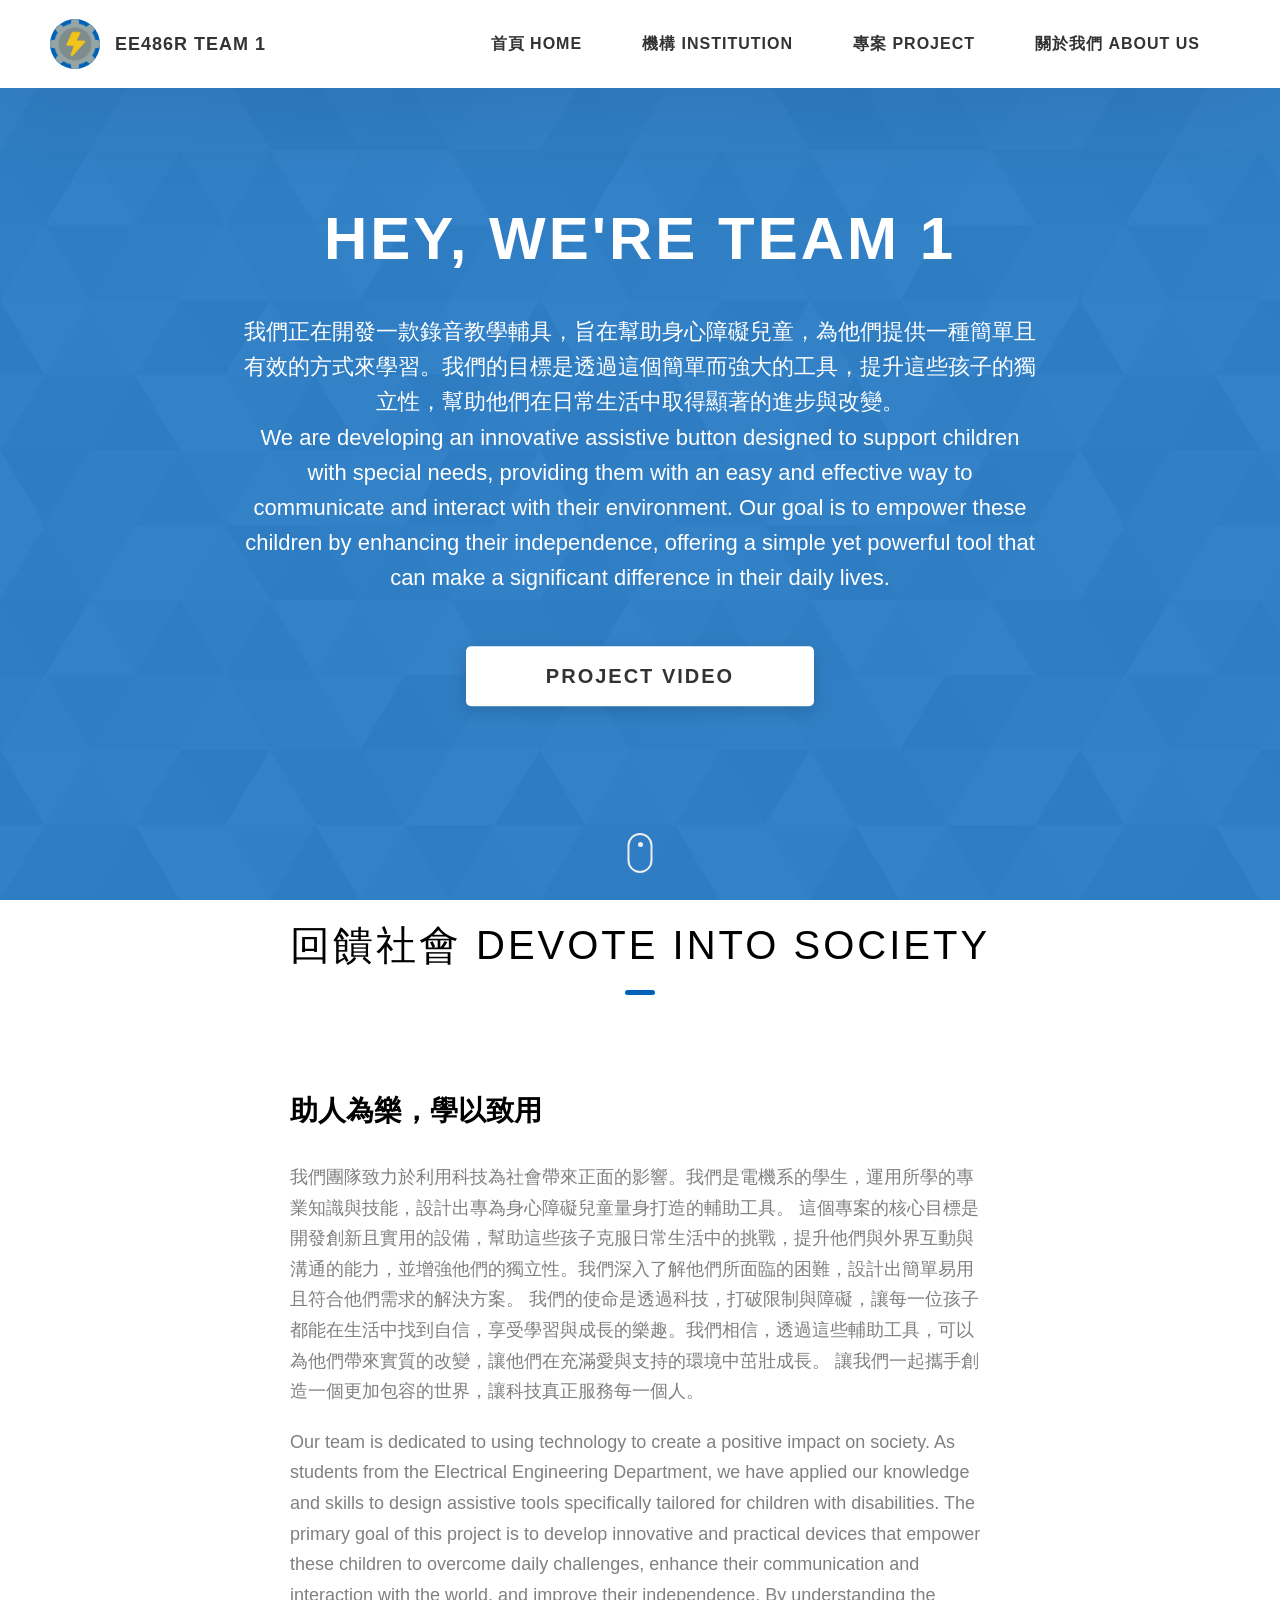
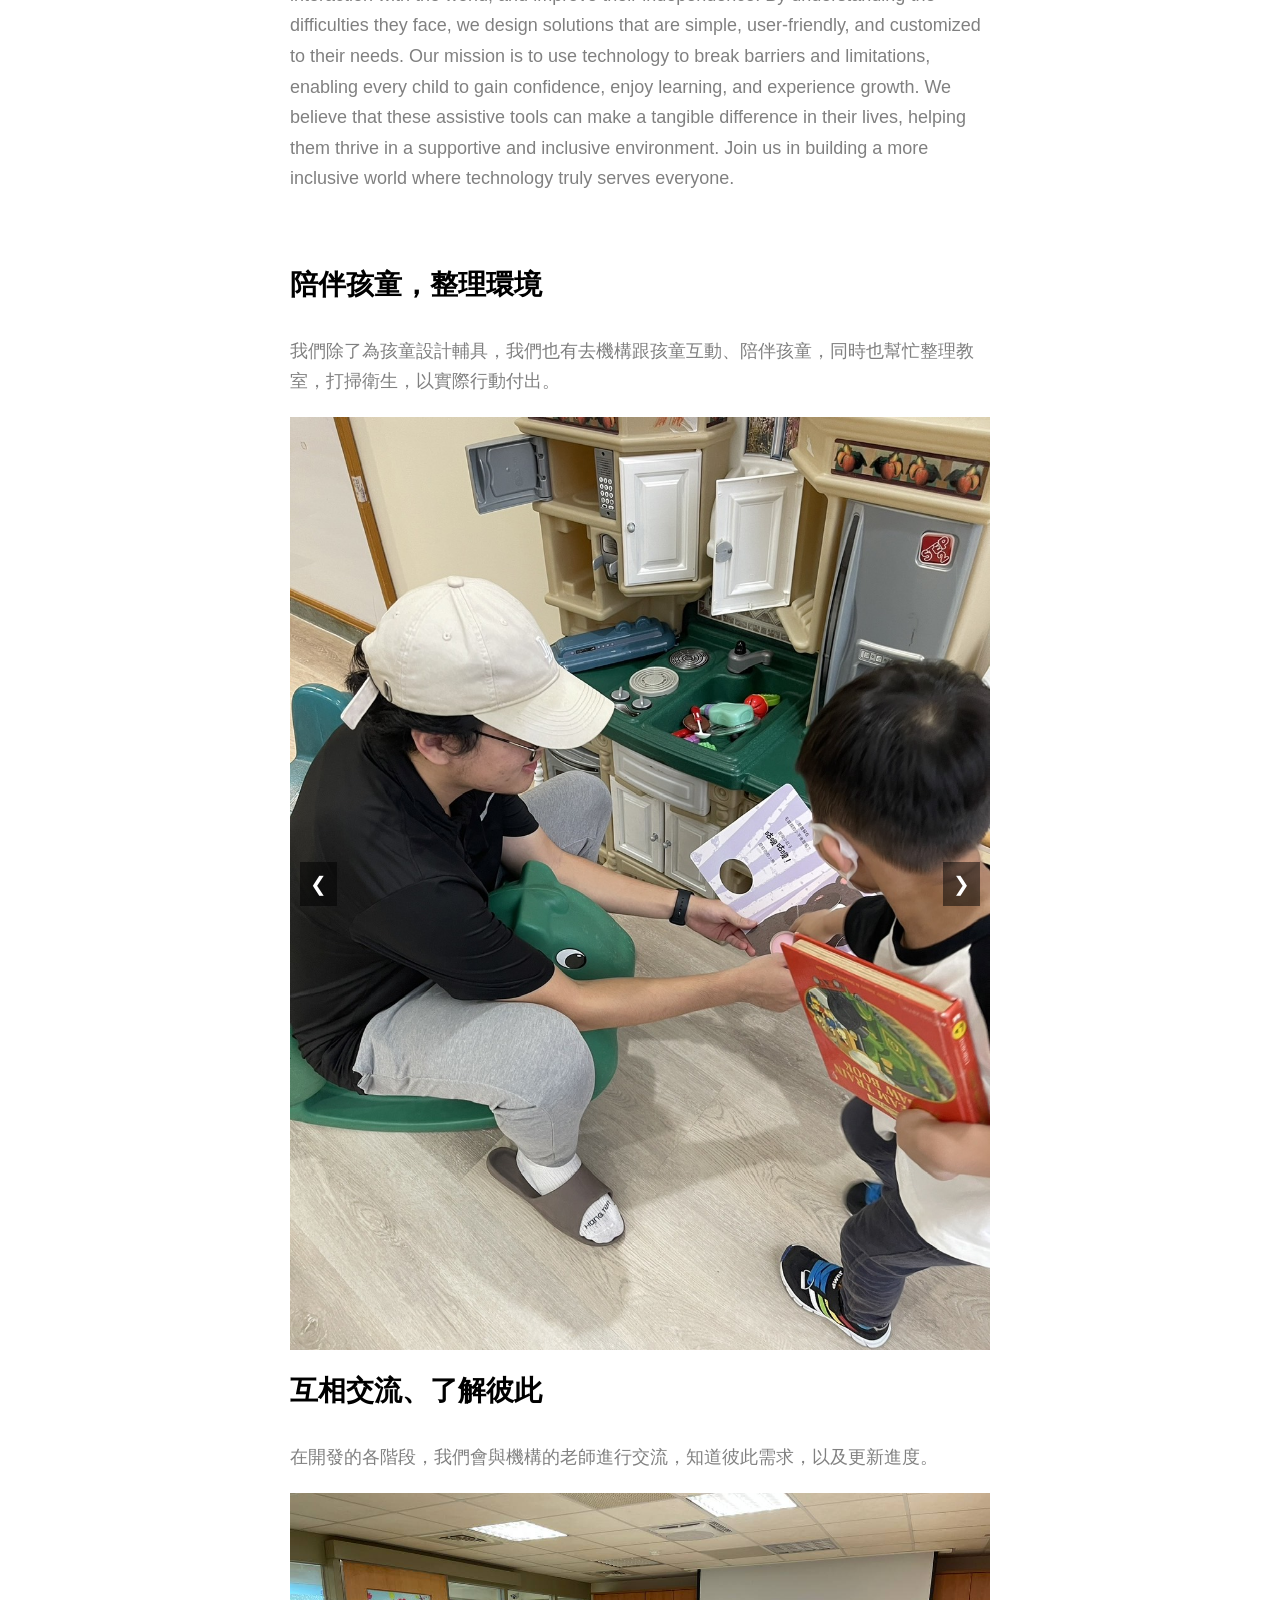
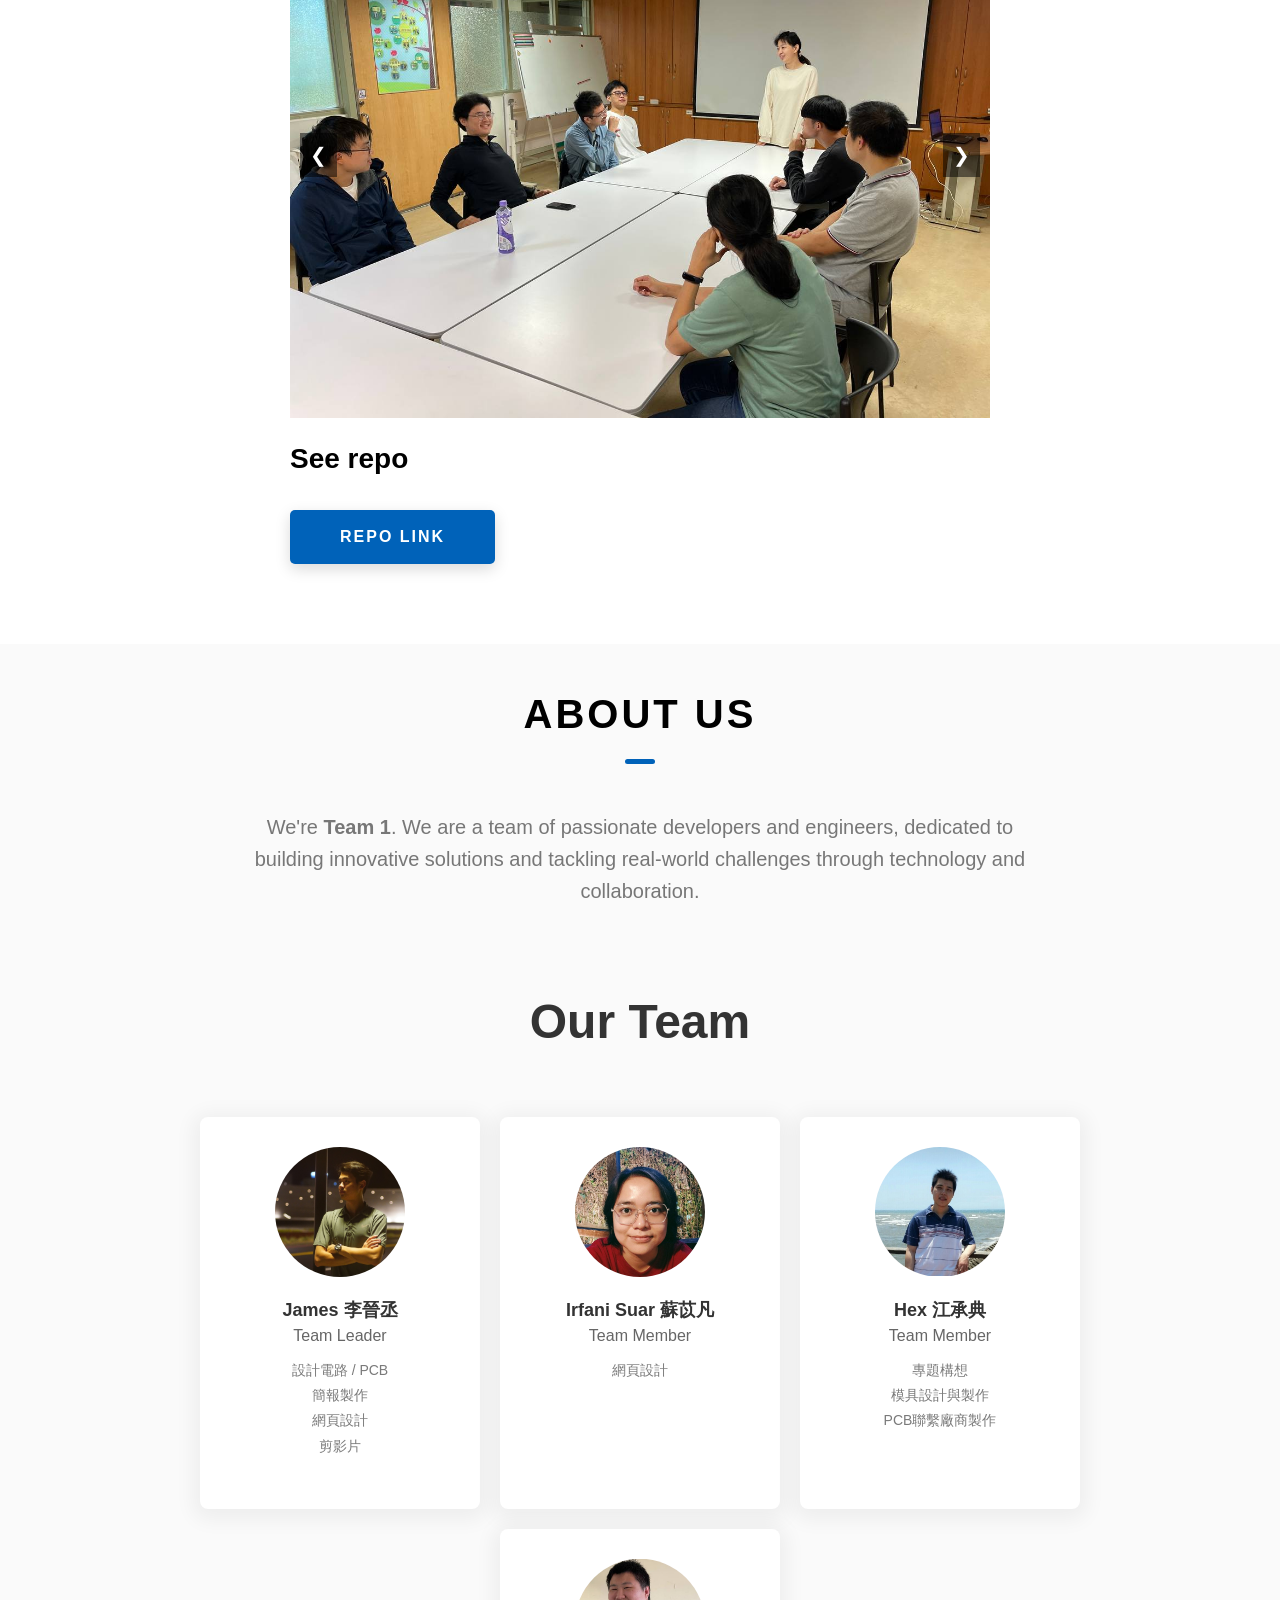
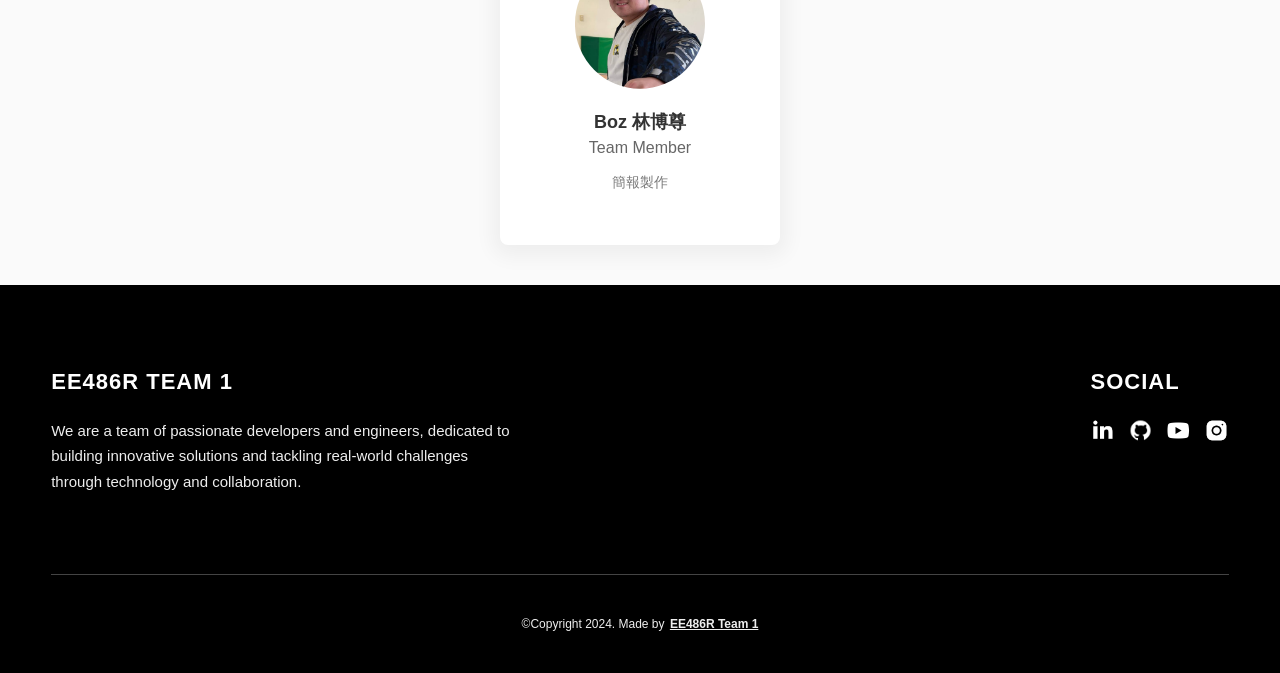
<file: index.html>
<!DOCTYPE html>
<html lang="en">
  <head>
    <meta charset="UTF-8" />
    <meta name="viewport" content="width=device-width, initial-scale=1.0" />
    <meta http-equiv="X-UA-Compatible" content="ie=edge" />
    <title>Team 1</title>
    <meta name="description" content="Team 1 Website" />

    <link rel="stylesheet" href="css/style.css" />

    <link rel="preconnect" href="https://fonts.googleapis.com" />
    <link rel="preconnect" href="https://fonts.gstatic.com" crossorigin />
    <link
      href="https://fonts.googleapis.com/css2?family=Source+Sans+Pro:wght@400;600;700;900&display=swap"
      rel="stylesheet"
    />
  </head>

  <body>
    <header class="header">
      <div class="header__content">
        <div class="header__logo-container">
          <div class="header__logo-img-cont">
            <img
              src="./assets/png/image.png"
              alt="img"
              class="header__logo-img"
            />
          </div>
          <span class="header__logo-sub">EE486R Team 1</span>
        </div>
        <div class="header__main">
          <ul class="header__links">
            <li class="header__link-wrapper">
              <a href="./index.html" class="header__link"> 首頁 Home </a>
            </li>
            <li class="header__link-wrapper">
              <a href="./institution.html" class="header__link">
                機構 Institution
              </a>
            </li>
            <li class="header__link-wrapper">
              <a href="./project-1.html" class="header__link"> 專案 Project </a>
            </li>
            <li class="header__link-wrapper">
              <a href="./index.html#about" class="header__link"
                >關於我們 About Us
              </a>
            </li>
          </ul>
          <div class="header__main-ham-menu-cont">
            <img
              src="./assets/svg/ham-menu.svg"
              alt="hamburger menu"
              class="header__main-ham-menu"
            />
            <img
              src="./assets/svg/ham-menu-close.svg"
              alt="hamburger menu close"
              class="header__main-ham-menu-close d-none"
            />
          </div>
        </div>
      </div>

      <div class="header__sm-menu">
        <div class="header__sm-menu-content">
          <ul class="header__sm-menu-links">
            <li class="header__sm-menu-link">
              <a href="./index.html"> Home </a>
            </li>

            <li class="header__sm-menu-link">
              <a href="./index.html#about"> About </a>
            </li>

            <li class="header__sm-menu-link">
              <a href="./index.html#project"> Project </a>
            </li>

            <li class="header__sm-menu-link">
              <a href="./index.html#contact"> Contact Team </a>
            </li>
          </ul>
        </div>
      </div>
    </header>

    <section class="home-hero">
      <div class="home-hero__content">
        <h1 class="heading-primary">Hey, We're Team 1</h1>
        <div class="home-hero__info">
          <p class="text-primary">
            我們正在開發一款錄音教學輔具，旨在幫助身心障礙兒童，為他們提供一種簡單且有效的方式來學習。我們的目標是透過這個簡單而強大的工具，提升這些孩子的獨立性，幫助他們在日常生活中取得顯著的進步與改變。
          </p>
          <p class="text-primary">
            We are developing an innovative assistive button designed to support
            children with special needs, providing them with an easy and
            effective way to communicate and interact with their environment.
            Our goal is to empower these children by enhancing their
            independence, offering a simple yet powerful tool that can make a
            significant difference in their daily lives.
          </p>
        </div>
        <div class="home-hero__cta">
          <a
            href="https://www.youtube.com/watch?v=wToKZZYD7To"
            class="btn btn--bg"
            target="_blank"
            rel="noopener noreferrer"
            >Project Video</a
          >
        </div>
      </div>

      <div class="home-hero__mouse-scroll-cont">
        <div class="mouse"></div>
      </div>
    </section>

    <br /><!-- project -->
    <section id="project-details" class="project-details">
      <span class="heading-sec__main">回饋社會 Devote into society</span>

      <div class="main-container">
        <div class="project-details__content">
          <div class="project-details__content-main">
            <div class="project-details__desc">
              <h3 class="project-details__content-title">助人為樂，學以致用</h3>
              <p class="project-details__desc-para">
                我們團隊致力於利用科技為社會帶來正面的影響。我們是電機系的學生，運用所學的專業知識與技能，設計出專為身心障礙兒童量身打造的輔助工具。
                這個專案的核心目標是開發創新且實用的設備，幫助這些孩子克服日常生活中的挑戰，提升他們與外界互動與溝通的能力，並增強他們的獨立性。我們深入了解他們所面臨的困難，設計出簡單易用且符合他們需求的解決方案。
                我們的使命是透過科技，打破限制與障礙，讓每一位孩子都能在生活中找到自信，享受學習與成長的樂趣。我們相信，透過這些輔助工具，可以為他們帶來實質的改變，讓他們在充滿愛與支持的環境中茁壯成長。
                讓我們一起攜手創造一個更加包容的世界，讓科技真正服務每一個人。
              </p>
              <p class="project-details__desc-para">
                Our team is dedicated to using technology to create a positive
                impact on society. As students from the Electrical Engineering
                Department, we have applied our knowledge and skills to design
                assistive tools specifically tailored for children with
                disabilities. The primary goal of this project is to develop
                innovative and practical devices that empower these children to
                overcome daily challenges, enhance their communication and
                interaction with the world, and improve their independence. By
                understanding the difficulties they face, we design solutions
                that are simple, user-friendly, and customized to their needs.
                Our mission is to use technology to break barriers and
                limitations, enabling every child to gain confidence, enjoy
                learning, and experience growth. We believe that these assistive
                tools can make a tangible difference in their lives, helping
                them thrive in a supportive and inclusive environment. Join us
                in building a more inclusive world where technology truly serves
                everyone.
              </p>
            </div>

            <h3 class="project-details__content-title">陪伴孩童，整理環境</h3>
            <p class="project-details__desc-para">
              我們除了為孩童設計輔具，我們也有去機構跟孩童互動、陪伴孩童，同時也幫忙整理教室，打掃衛生，以實際行動付出。
            </p>
            <!-- 圖集 1 -->
            <div class="carousel" id="carousel-1">
              <button
                class="carousel-btn left-btn"
                onclick="moveSlide('carousel-1', -1)"
              >
                &#10094;
              </button>
              <div class="carousel-slides">
                <img
                  src="assets\png\pic5.png"
                  class="carousel-image"
                  alt="陪伴孩童活動 1"
                />
                <img
                  src="assets\jpeg\pic3.jpg"
                  class="carousel-image"
                  alt="陪伴孩童活動 2"
                />
                <img
                  src="assets\png\pic7.png"
                  class="carousel-image"
                  alt="陪伴孩童活動 3"
                />
                <img
                  src="assets\png\pic8.png"
                  class="carousel-image"
                  alt="陪伴孩童活動 4"
                />
                <img
                  src="assets\png\pic9.png"
                  class="carousel-image"
                  alt="陪伴孩童活動 5"
                />
                <img
                  src="assets\png\pic10.png"
                  class="carousel-image"
                  alt="陪伴孩童活動 6"
                />
              </div>
              <button
                class="carousel-btn right-btn"
                onclick="moveSlide('carousel-1', 1)"
              >
                &#10095;
              </button>
            </div>

            <h3 class="project-details__content-title">互相交流、了解彼此</h3>
            <p class="project-details__desc-para">
              在開發的各階段，我們會與機構的老師進行交流，知道彼此需求，以及更新進度。
            </p>
            <!-- 圖集 2 -->
            <div class="carousel" id="carousel-2">
              <button
                class="carousel-btn left-btn"
                onclick="moveSlide('carousel-2', -1)"
              >
                &#10094;
              </button>
              <div class="carousel-slides">
                <img
                  src="assets\png\pic11.png"
                  class="carousel-image"
                  alt="討論 1"
                />
                <img
                  src="assets\png\pic12.png"
                  class="carousel-image"
                  alt="討論 2"
                />
                <img
                  src="assets\png\pic13.png"
                  class="carousel-image"
                  alt="討論 3"
                />
                <img
                  src="assets\png\pic14.png"
                  class="carousel-image"
                  alt="討論 4"
                />
              </div>
              <button
                class="carousel-btn right-btn"
                onclick="moveSlide('carousel-2', 1)"
              >
                &#10095;
              </button>
            </div>

            <div class="project-details__links">
              <h3 class="project-details__content-title">See repo</h3>
              <a
                href="https://github.com/jinchunglee/Team1.github.io.git"
                class="btn btn--med btn--theme project-details__links-btn"
                target="_blank"
                >repo Link</a
              >
            </div>
          </div>
        </div>
      </div>
    </section>

    <section id="about" class="about sec-pad">
      <div class="main-container">
        <h2 class="heading heading-sec heading-sec__mb-med">
          <span class="heading-sec__main">About Us</span>
          <span class="heading-sec__sub">
            

            <br />
            We're <strong>Team 1</strong>. We are a team of passionate developers and engineers, dedicated to
            building innovative solutions and tackling real-world challenges
            through technology and collaboration.
          </span>
        </h2>

        <div class="responsive-container-block container">
          <p class="text-blk team-head-text">Our Team</p>
          <div class="responsive-container-block">
            <div
              class="responsive-cell-block wk-desk-3 wk-ipadp-3 wk-tab-6 wk-mobile-12 card-container"
            >
              <div class="card">
                <div class="team-image-wrapper">
                  <img class="team-member-image" src="assets\png\James.png" />
                </div>
                <p class="text-blk name">James 李晉丞</p>
                <p class="text-blk position">Team Leader</p>
                <p class="text-blk feature-text">
                  設計電路 / PCB <br />

                  簡報製作 <br />

                  網頁設計 <br />

                  剪影片<br />
                </p>
        
              </div>
            </div>

            <div
              class="responsive-cell-block wk-desk-3 wk-ipadp-3 wk-tab-6 wk-mobile-12 card-container"
            >
              <div class="card">
                <div class="team-image-wrapper">
                  <img class="team-member-image" src="assets\png\Suar.png" />
                </div>
                <p class="text-blk name">Irfani Suar 蘇苡凡</p>
                <p class="text-blk position">Team Member</p>
                <p class="text-blk feature-text">網頁設計 <br /></p>
                
              </div>
            </div>

            <div
              class="responsive-cell-block wk-desk-3 wk-ipadp-3 wk-tab-6 wk-mobile-12 card-container"
            >
              <div class="card">
                <div class="team-image-wrapper">
                  <img class="team-member-image" src="assets\png\hex.png" />
                </div>
                <p class="text-blk name">Hex 江承典</p>
                <p class="text-blk position">Team Member</p>
                <p class="text-blk feature-text">
                  專題構想<br />
                  模具設計與製作<br />
                  PCB聯繫廠商製作<br />
                </p>
                
              </div>
            </div>

            <div
              class="responsive-cell-block wk-desk-3 wk-ipadp-3 wk-tab-6 wk-mobile-12 card-container"
            >
              <div class="card">
                <div class="team-image-wrapper">
                  <img class="team-member-image" src="assets\png\boz.png" />
                </div>
                <p class="text-blk name">Boz 林博尊</p>
                <p class="text-blk position">Team Member</p>
                <p class="text-blk feature-text">簡報製作</p>
                
              </div>
            </div>
          </div>
        </div>
      </div>
    </section>

    <footer class="main-footer">
      <div class="main-container">
        <div class="main-footer__upper">
          <div class="main-footer__row main-footer__row-1">
            <h2 class="heading heading-sm main-footer__heading-sm">
              <span>Social</span>
            </h2>
            <div class="main-footer__social-cont">
              <a target="_blank" rel="noreferrer" href="https://www.linkedin.com/in/jin-cheng-lee-b70250269/">
                <img
                  class="main-footer__icon"
                  src="./assets/png/linkedin-ico.png"
                  alt="icon"
                />
              </a>
              <a target="_blank" rel="noreferrer" href="https://github.com/jinchunglee">
                <img
                  class="main-footer__icon"
                  src="./assets/png/github-ico.png"
                  alt="icon"
                />
              </a>

              <a target="_blank" rel="noreferrer" href="https://www.youtube.com/@JamesLee-ub4rm">
                <img
                  class="main-footer__icon"
                  src="./assets/png/yt-ico.png"
                  alt="icon"
                />
              </a>
              <a target="_blank" rel="noreferrer" href="https://www.instagram.com/jinchenglee2003/">
                <img
                  class="main-footer__icon main-footer__icon--mr-none"
                  src="./assets/png/insta-ico.png"
                  alt="icon"
                />
              </a>
            </div>
          </div>
          <div class="main-footer__row main-footer__row-2">
            <h4 class="heading heading-sm text-lt">EE486R Team 1</h4>
            <p class="main-footer__short-desc">
              We are a team of passionate developers and engineers, dedicated to
              building innovative solutions and tackling real-world challenges
              through technology and collaboration.
            </p>
          </div>
        </div>
        <div class="main-footer__lower">
          &copy;Copyright 2024. Made by
          <a
            rel="noreferrer"
            target="_blank"
            href="https://github.com/jinchunglee/"
            >EE486R Team 1
          </a>
        </div>
      </div>
    </footer>

    <script src="./index.js"></script>
  </body>
</html>

<script>
  const carouselStates = {};

  // 初始化每個圖集的狀態
  document.querySelectorAll(".carousel").forEach((carousel) => {
    const id = carousel.id;
    const images = carousel.querySelectorAll(".carousel-image");
    carouselStates[id] = {
      currentSlide: 0,
      totalSlides: images.length,
    };
  });

  function moveSlide(carouselId, direction) {
    const carousel = document.getElementById(carouselId);
    const slides = carousel.querySelector(".carousel-slides");
    const state = carouselStates[carouselId];

    // 更新當前的 slide 索引
    state.currentSlide += direction;

    // 循環切換
    if (state.currentSlide >= state.totalSlides) {
      state.currentSlide = 0;
    } else if (state.currentSlide < 0) {
      state.currentSlide = state.totalSlides - 1;
    }

    // 移動到相應的圖片
    slides.style.transform = `translateX(-${state.currentSlide * 100}%)`;
  }
</script>
</file>
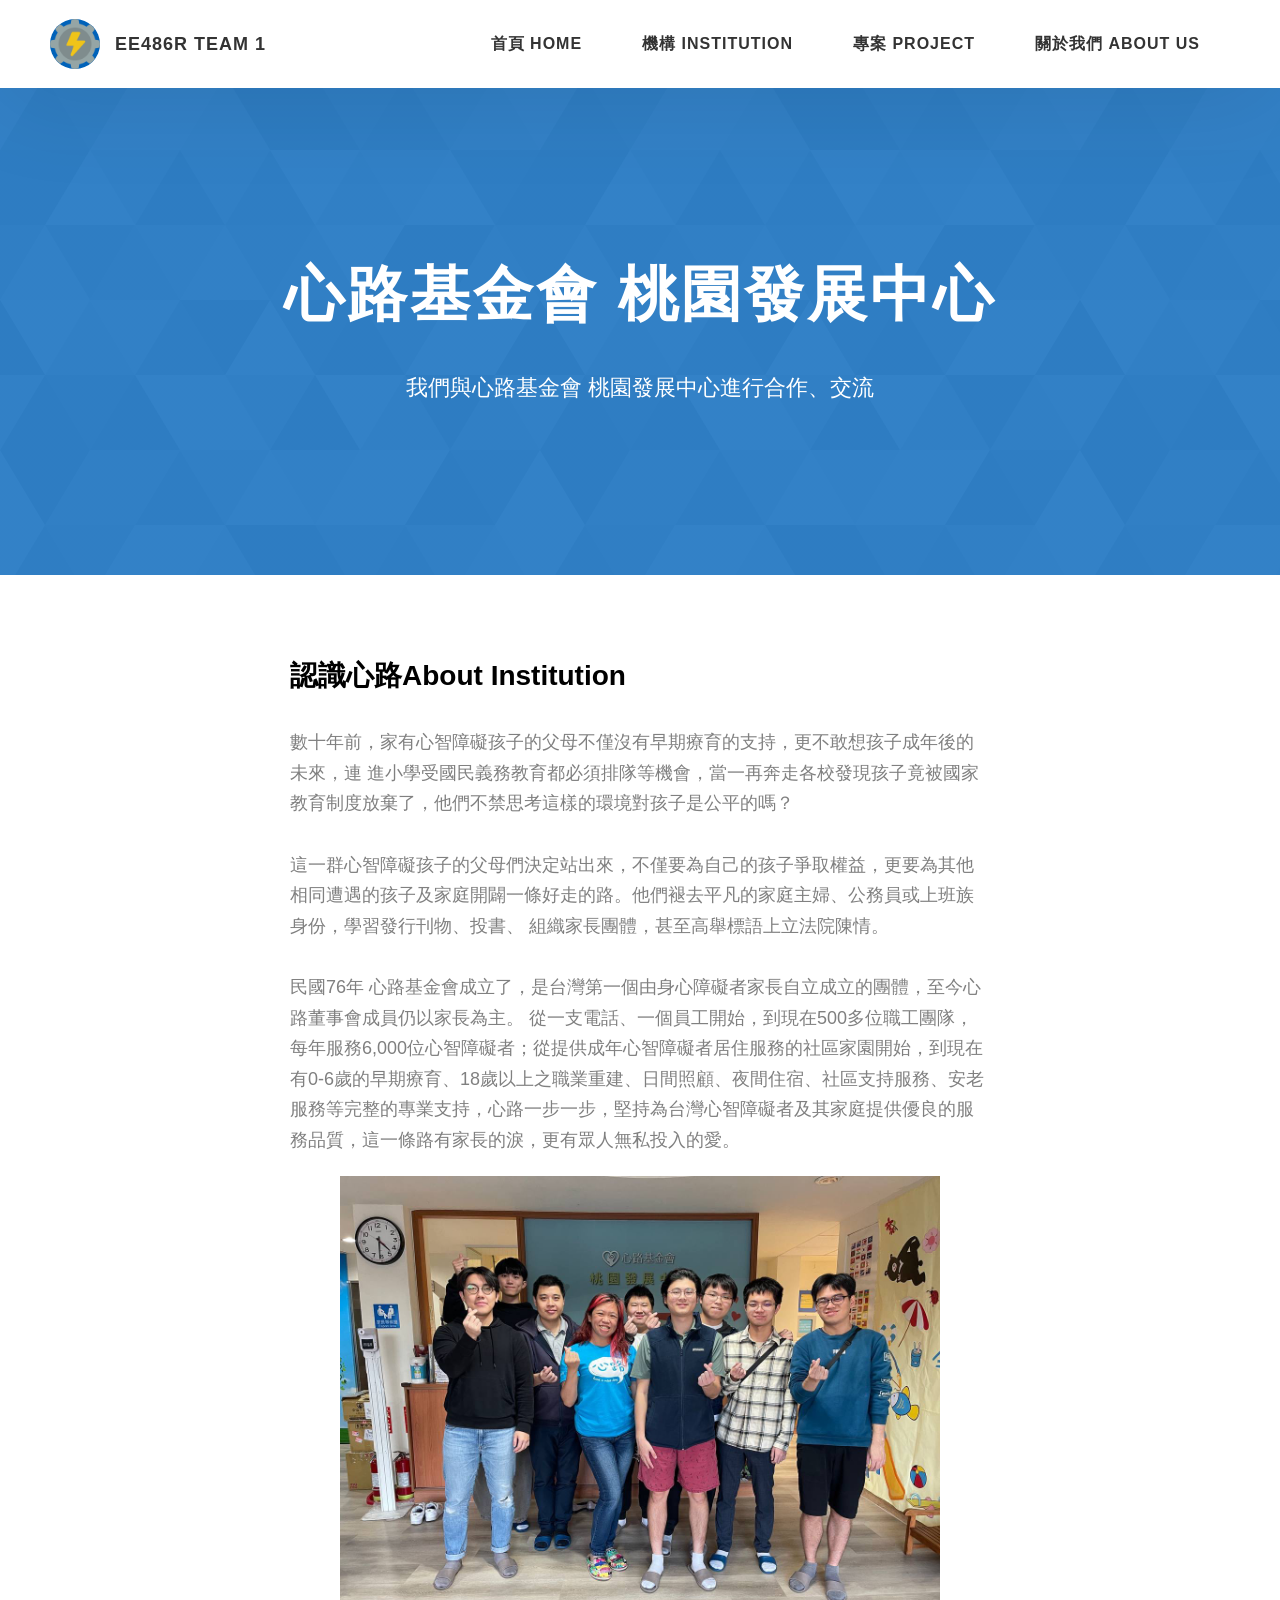
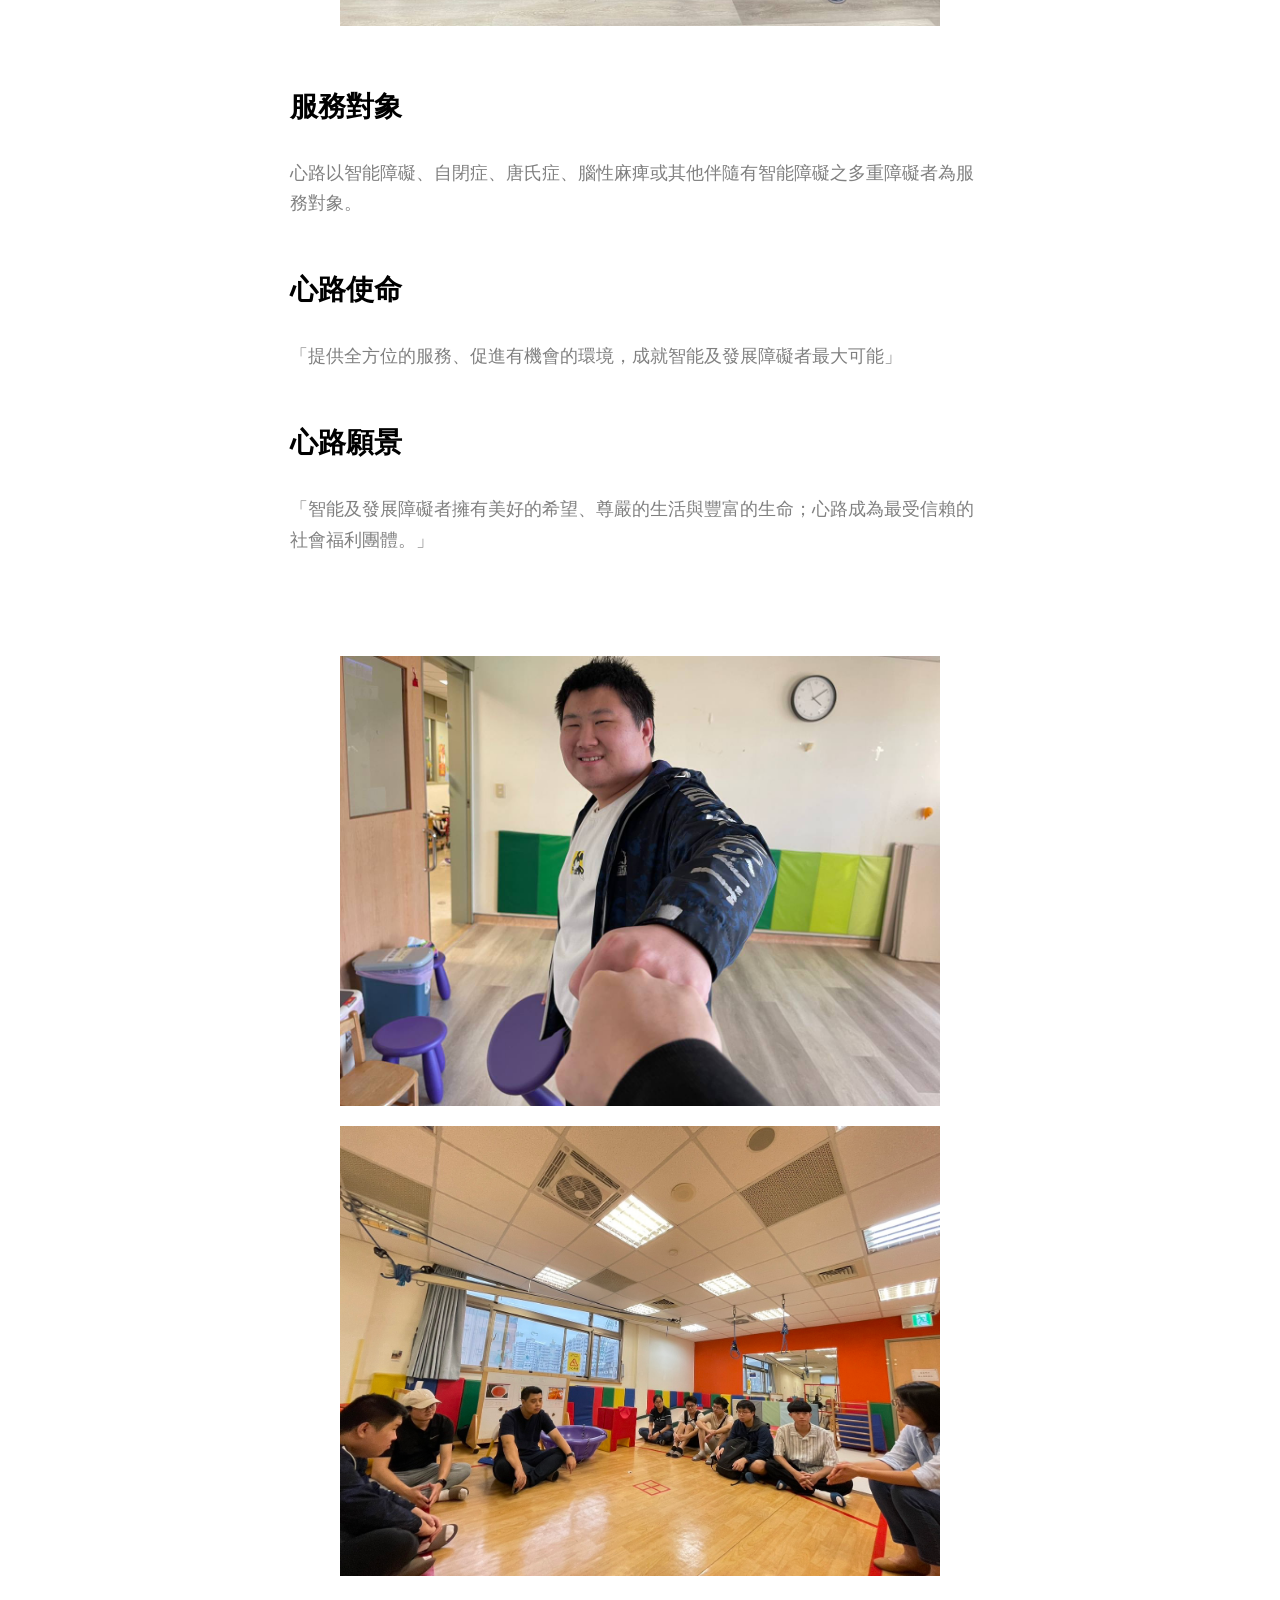
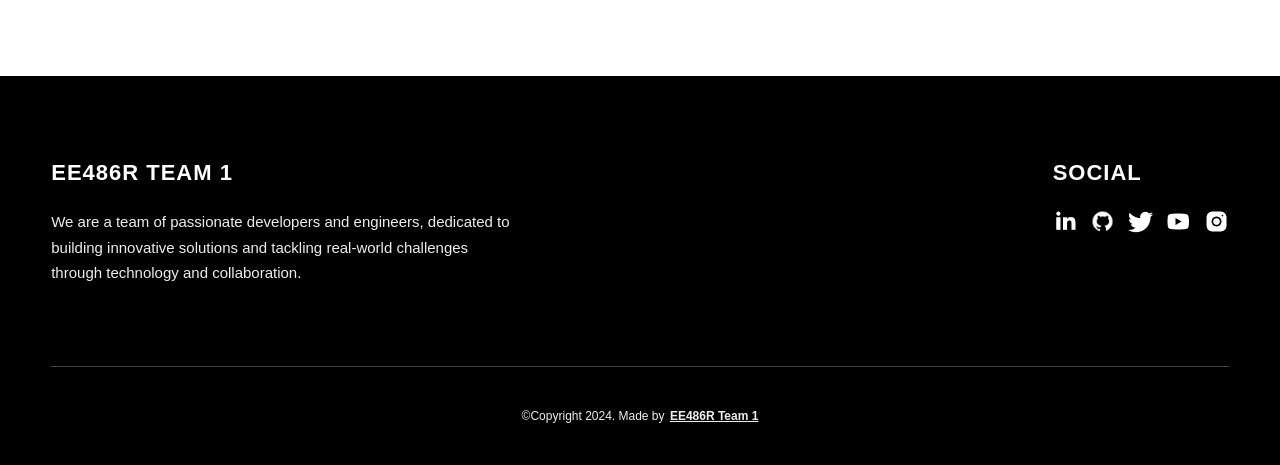
<file: institution.html>
<!DOCTYPE html>
<html lang="en">
  <head>
    <meta charset="UTF-8" />
    <meta name="viewport" content="width=device-width, initial-scale=1.0" />
    <meta http-equiv="X-UA-Compatible" content="ie=edge" />
    <title>Team 1</title>
    <meta name="description" content="Team 1 Website" />

    <link rel="stylesheet" href="css/style.css" />

    <link rel="preconnect" href="https://fonts.googleapis.com" />
    <link rel="preconnect" href="https://fonts.gstatic.com" crossorigin />
    <link
      href="https://fonts.googleapis.com/css2?family=Source+Sans+Pro:wght@400;600;700;900&display=swap"
      rel="stylesheet"
    />
  </head>
  <body>
    <header class="header">
      <div class="header__content">
        <div class="header__logo-container">
          <div class="header__logo-img-cont">
            <img
              src="./assets/png/image.png"
              alt="img"
              class="header__logo-img"
            />
          </div>
          <span class="header__logo-sub">EE486R Team 1</span>
        </div>
        <div class="header__main">
          <ul class="header__links">
            <li class="header__link-wrapper">
              <a href="./index.html" class="header__link">首頁 Home </a>
            </li>
            <li class="header__link-wrapper">
              <a href="./institution.html" class="header__link">
               機構 Institution
              </a>
            </li>
            <li class="header__link-wrapper">
              <a href="./project-1.html" class="header__link">專案 Project </a>
            </li>
            <li class="header__link-wrapper">
              <a href="./index.html#about" class="header__link">關於我們 About Us </a>
            </li>
          </ul>
          <div class="header__main-ham-menu-cont">
            <img
              src="./assets/svg/ham-menu.svg"
              alt="hamburger menu"
              class="header__main-ham-menu"
            />
            <img
              src="./assets/svg/ham-menu-close.svg"
              alt="hamburger menu close"
              class="header__main-ham-menu-close d-none"
            />
          </div>
        </div>
      </div>
      <div class="header__sm-menu">
        <div class="header__sm-menu-content">
          <ul class="header__sm-menu-links">
            <li class="header__sm-menu-link">
              <a href="./index.html"> Home </a>
            </li>

            <li class="header__sm-menu-link">
              <a href="./index.html#about"> About </a>
            </li>

            <li class="header__sm-menu-link">
              <a href="./index.html#project"> Project </a>
            </li>

            <li class="header__sm-menu-link">
              <a href="./index.html#contact"> Contact Team </a>
            </li>
          </ul>
        </div>
      </div>
    </header>
    <section class="project-cs-hero">
      <div class="project-cs-hero__content">
        <h1 class="heading-primary">心路基金會 桃園發展中心</h1>
        <div class="project-cs-hero__info">
          <p class="text-primary">
            我們與心路基金會 桃園發展中心進行合作、交流
          </p>
        </div>
      </div>
    </section>
    <section class="project-details">
      <div class="main-container">
        <div class="project-details__content">
          
          <div class="project-details__content-main">
            <div class="project-details__desc">
              <h3 class="project-details__content-title">認識心路About Institution</h3>
              <p class="project-details__desc-para">
                數十年前，家有心智障礙孩子的父母不僅沒有早期療育的支持，更不敢想孩子成年後的未來，連 進小學受國民義務教育都必須排隊等機會，當一再奔走各校發現孩子竟被國家教育制度放棄了，他們不禁思考這樣的環境對孩子是公平的嗎？ 
                <br><br>

                這一群心智障礙孩子的父母們決定站出來，不僅要為自己的孩子爭取權益，更要為其他相同遭遇的孩子及家庭開闢一條好走的路。他們褪去平凡的家庭主婦、公務員或上班族身份，學習發行刊物、投書、 組織家長團體，甚至高舉標語上立法院陳情。
                
                <br><br>
                民國76年 心路基金會成立了，是台灣第一個由身心障礙者家長自立成立的團體，至今心路董事會成員仍以家長為主。
                從一支電話、一個員工開始，到現在500多位職工團隊，每年服務6,000位心智障礙者；從提供成年心智障礙者居住服務的社區家園開始，到現在有0-6歲的早期療育、18歲以上之職業重建、日間照顧、夜間住宿、社區支持服務、安老服務等完整的專業支持，心路一步一步，堅持為台灣心智障礙者及其家庭提供優良的服務品質，這一條路有家長的淚，更有眾人無私投入的愛。
              </p>
            
              
              <div class="project-details__showcase-img-cont">
                <img
                  src="assets/jpeg/pic1.jpg"
                  alt="Project Image"
                  class="project-details__showcase-img"
                  style="width: 600px; height: auto; display: block; margin: 0 auto"
                />
              </div>

              <h3 class="project-details__content-title">服務對象 </h3>
              <p class="project-details__desc-para">
                心路以智能障礙、自閉症、唐氏症、腦性麻痺或其他伴隨有智能障礙之多重障礙者為服務對象。
                <br><br>
              </p>

              <h3 class="project-details__content-title">心路使命 </h3>
              <p class="project-details__desc-para">
                「提供全方位的服務、促進有機會的環境，成就智能及發展障礙者最大可能」
                <br><br>
              </p>

              <h3 class="project-details__content-title">心路願景 </h3>
              <p class="project-details__desc-para">
                「智能及發展障礙者擁有美好的希望、尊嚴的生活與豐富的生命；心路成為最受信賴的社會福利團體。」
                <br><br>
              </p>


            </div>
            
            <p class="project-details__desc-para">
              <img
                src="assets/jpeg/pic4.jpg"
                alt="PCB Component Side"
                class="project-details_showcase-img"
                style="
                  width: 600px;
                  height: auto;
                  display: block;
                  margin: 0 auto;
                "
              />
            </p>

            

            <p class="project-details__desc-para">
              <img
                src="assets/jpeg/pic6.jpg"
                alt="PCB Component Side"
                class="project-details_showcase-img"
                style="
                  width: 600px;
                  height: auto;
                  display: block;
                  margin: 0 auto;
                "
              />
            </p>
          </div>
        </div>
      </div>
    </section>
    <footer class="main-footer">
      <div class="main-container">
        <div class="main-footer__upper">
          <div class="main-footer__row main-footer__row-1">
            <h2 class="heading heading-sm main-footer__heading-sm">
              <span>Social</span>
            </h2>
            <div class="main-footer__social-cont">
              <a target="_blank" rel="noreferrer" href="#">
                <img
                  class="main-footer__icon"
                  src="./assets/png/linkedin-ico.png"
                  alt="icon"
                />
              </a>
              <a target="_blank" rel="noreferrer" href="#">
                <img
                  class="main-footer__icon"
                  src="./assets/png/github-ico.png"
                  alt="icon"
                />
              </a>
              <a target="_blank" rel="noreferrer" href="#">
                <img
                  class="main-footer__icon"
                  src="./assets/png/twitter-ico.png"
                  alt="icon"
                />
              </a>
              <a target="_blank" rel="noreferrer" href="#">
                <img
                  class="main-footer__icon"
                  src="./assets/png/yt-ico.png"
                  alt="icon"
                />
              </a>
              <a target="_blank" rel="noreferrer" href="#">
                <img
                  class="main-footer__icon main-footer__icon--mr-none"
                  src="./assets/png/insta-ico.png"
                  alt="icon"
                />
              </a>
            </div>
          </div>
          <div class="main-footer__row main-footer__row-2">
            <h4 class="heading heading-sm text-lt">EE486R Team 1</h4>
            <p class="main-footer__short-desc">
              We are a team of passionate developers and engineers, dedicated to
              building innovative solutions and tackling real-world challenges
              through technology and collaboration.
            </p>
          </div>
        </div>

        <div class="main-footer__lower">
          &copy;Copyright 2024. Made by
          <a
            rel="noreferrer"
            target="_blank"
            href="https://github.com/jinchunglee/Team1.github.io"
            >EE486R Team 1
          </a>
        </div>
      </div>
    </footer>
    <script src="./index.js"></script>
  </body>
</html>
</file>
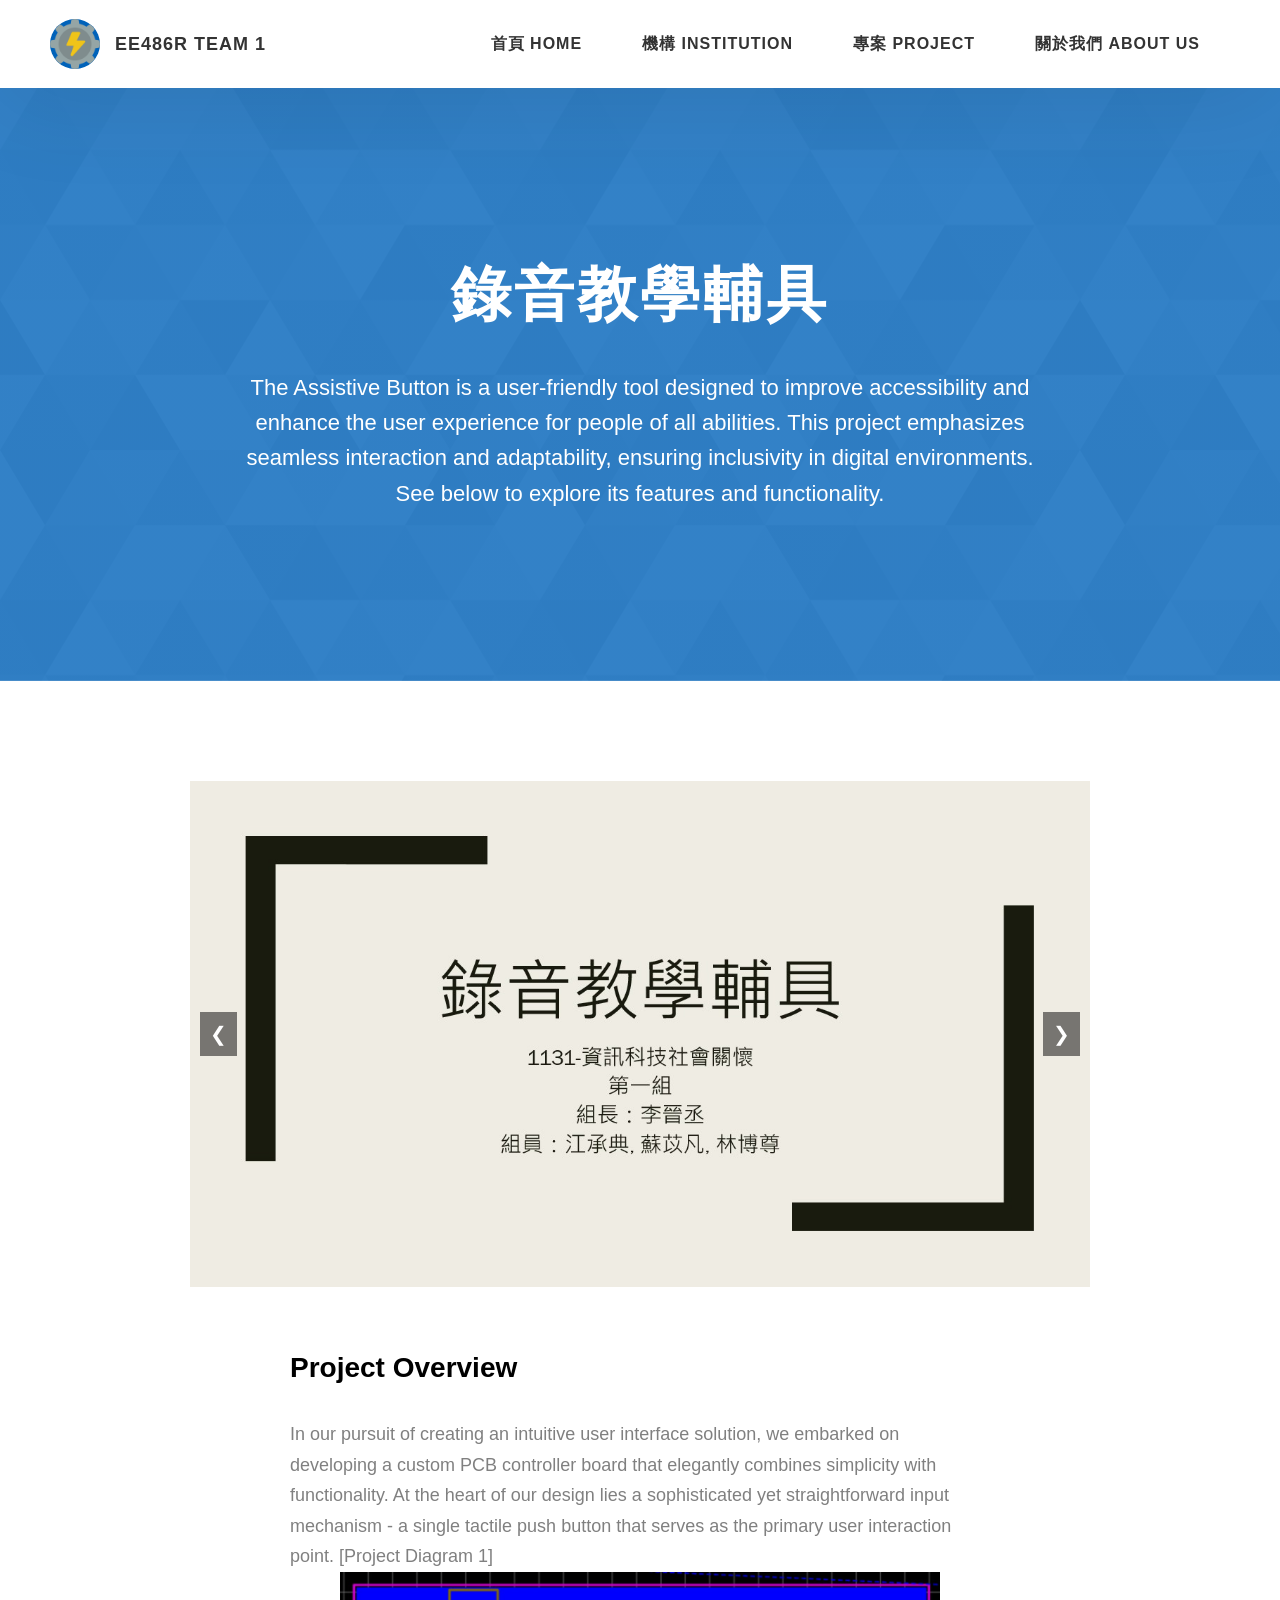
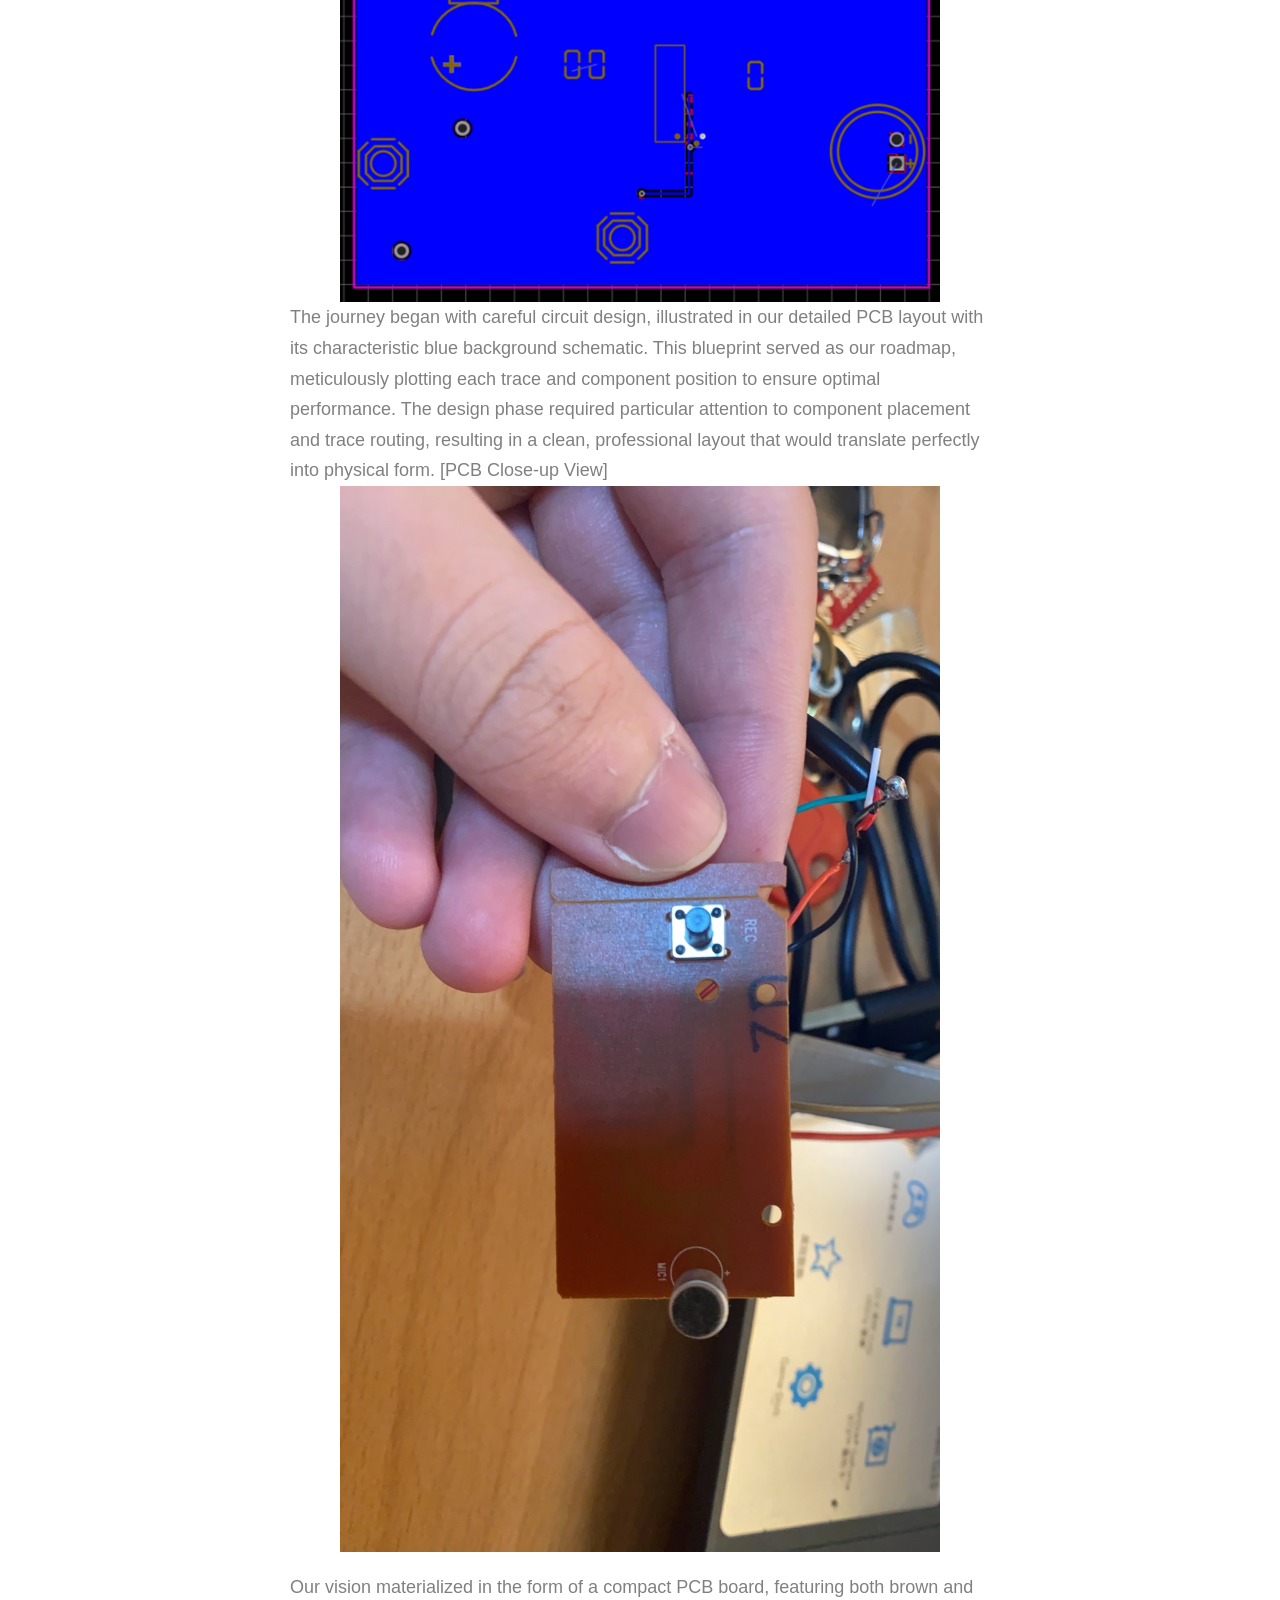
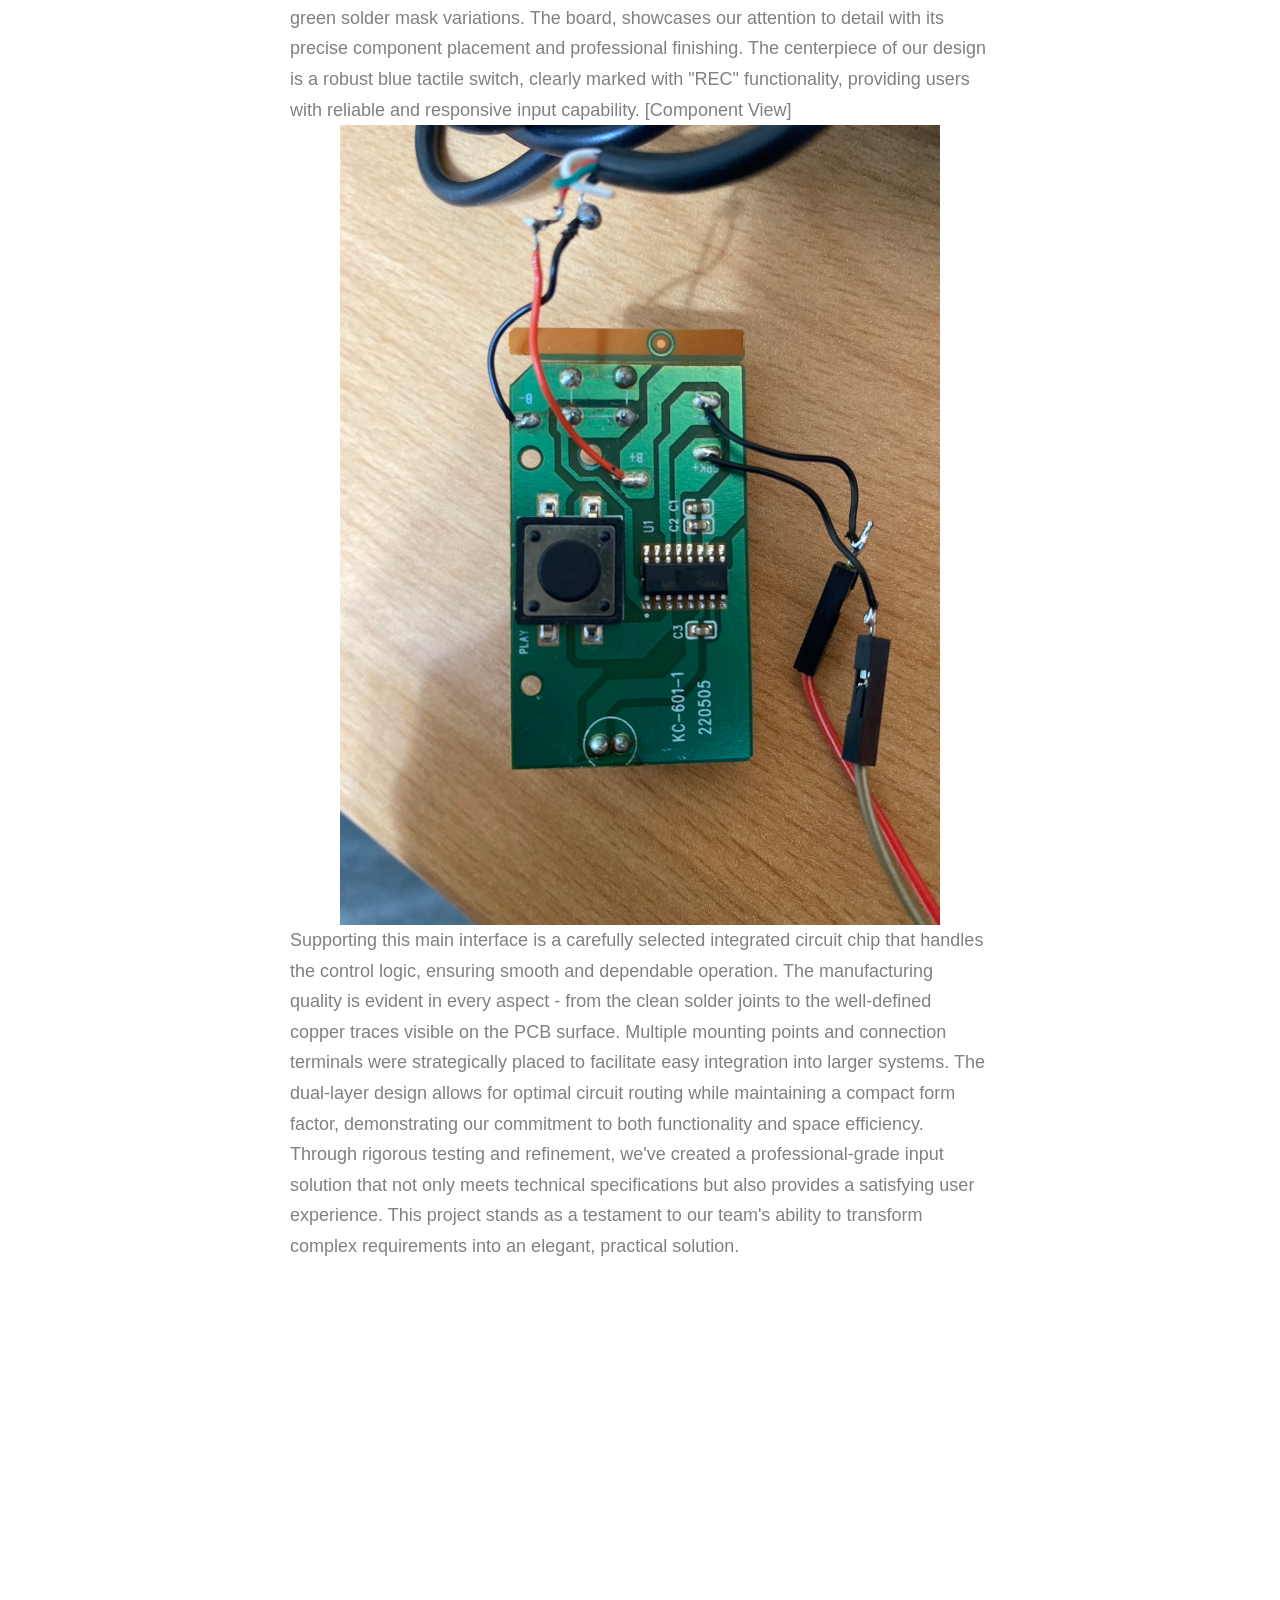
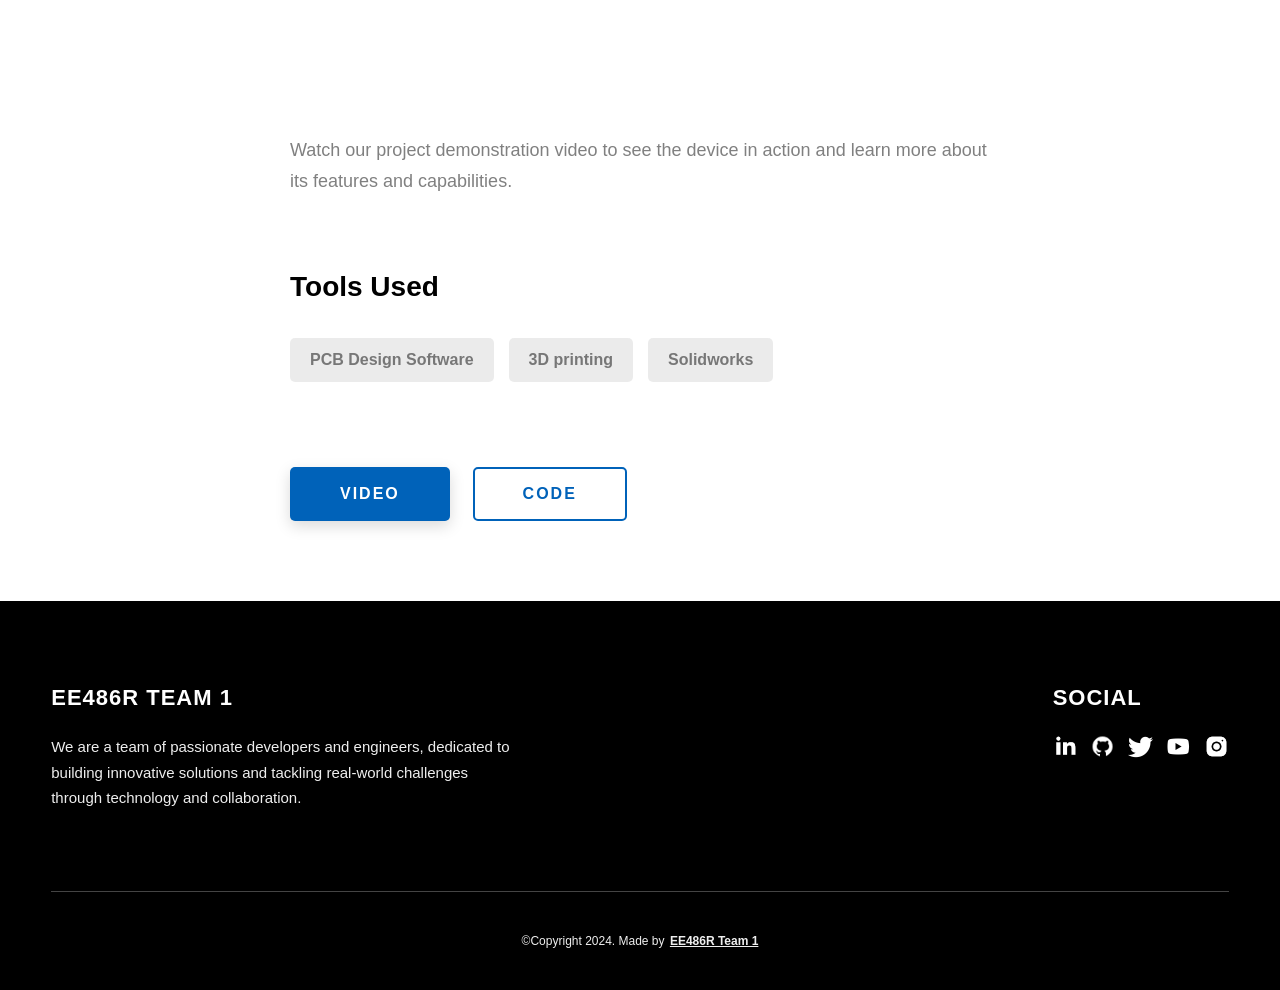
<file: project-1.html>
<!DOCTYPE html>
<html lang="en">
  <head>
    <meta charset="UTF-8" />
    <meta name="viewport" content="width=device-width, initial-scale=1.0" />
    <meta http-equiv="X-UA-Compatible" content="ie=edge" />
    <title>Team 1</title>
    <meta name="description" content="Team 1 Website" />

    <link rel="stylesheet" href="css/style.css" />

    <link rel="preconnect" href="https://fonts.googleapis.com" />
    <link rel="preconnect" href="https://fonts.gstatic.com" crossorigin />
    <link
      href="https://fonts.googleapis.com/css2?family=Source+Sans+Pro:wght@400;600;700;900&display=swap"
      rel="stylesheet"
    />
  </head>
  <body>
    <header class="header">
      <div class="header__content">
        <div class="header__logo-container">
          <div class="header__logo-img-cont">
            <img
              src="./assets/png/image.png"
              alt="img"
              class="header__logo-img"
            />
          </div>
          <span class="header__logo-sub">EE486R Team 1</span>
        </div>
        <div class="header__main">
          <ul class="header__links">
            <li class="header__link-wrapper">
              <a href="./index.html" class="header__link">首頁 Home </a>
            </li>
            <li class="header__link-wrapper">
              <a href="./institution.html" class="header__link">
                機構 Institution
              </a>
            </li>
            <li class="header__link-wrapper">
              <a href="./project-1.html" class="header__link">專案 Project </a>
            </li>
            <li class="header__link-wrapper">
              <a href="./index.html#about" class="header__link"
                >關於我們 About Us
              </a>
            </li>
          </ul>
          <div class="header__main-ham-menu-cont">
            <img
              src="./assets/svg/ham-menu.svg"
              alt="hamburger menu"
              class="header__main-ham-menu"
            />
            <img
              src="./assets/svg/ham-menu-close.svg"
              alt="hamburger menu close"
              class="header__main-ham-menu-close d-none"
            />
          </div>
        </div>
      </div>
      <div class="header__sm-menu">
        <div class="header__sm-menu-content">
          <ul class="header__sm-menu-links">
            <li class="header__sm-menu-link">
              <a href="./index.html"> Home </a>
            </li>

            <li class="header__sm-menu-link">
              <a href="./index.html#about"> About </a>
            </li>

            <li class="header__sm-menu-link">
              <a href="./index.html#project"> Project </a>
            </li>

            <li class="header__sm-menu-link">
              <a href="./index.html#contact"> Contact Team </a>
            </li>
          </ul>
        </div>
      </div>
    </header>
    <section class="project-cs-hero">
      <div class="project-cs-hero__content">
        <h1 class="heading-primary">錄音教學輔具​</h1>
        <div class="project-cs-hero__info">
          <p class="text-primary">
            The Assistive Button is a user-friendly tool designed to improve
            accessibility and enhance the user experience for people of all
            abilities. This project emphasizes seamless interaction and
            adaptability, ensuring inclusivity in digital environments. See
            below to explore its features and functionality.
          </p>
        </div>
      </div>
    </section>
    <section class="project-details">
      <div class="main-container">
        <div class="project-details__content">
          <div class="project-details__showcase-img-cont">
            <div class="carousel">
              <div class="carousel-slides">
                <img
                  src="./assets/jpeg/Slide1.jpg"
                  alt="Slide 1"
                  class="carousel-image"
                />
                <img
                  src="./assets/jpeg/Slide2.jpg"
                  alt="Slide 2"
                  class="carousel-image"
                />
                <img
                  src="./assets/jpeg/Slide3.jpg"
                  alt="Slide 3"
                  class="carousel-image"
                />
                <img
                  src="./assets/jpeg/Slide4.jpg"
                  alt="Slide 4"
                  class="carousel-image"
                />
                <img
                  src="./assets/jpeg/Slide5.jpg"
                  alt="Slide 5"
                  class="carousel-image"
                />
                <img
                  src="./assets/jpeg/Slide6.jpg"
                  alt="Slide 6"
                  class="carousel-image"
                />
                <img
                  src="./assets/jpeg/Slide7.jpg"
                  alt="Slide 7"
                  class="carousel-image"
                />
                <img
                  src="./assets/jpeg/Slide8.jpg"
                  alt="Slide 8"
                  class="carousel-image"
                />
                <img
                  src="./assets/jpeg/Slide9.jpg"
                  alt="Slide 9"
                  class="carousel-image"
                />
                <img
                  src="./assets/jpeg/Slide10.jpg"
                  alt="Slide 10"
                  class="carousel-image"
                />
                <img
                  src="./assets/jpeg/Slide10.1.jpg"
                  alt="Slide 10"
                  class="carousel-image"
                />
                <img
                  src="./assets/jpeg/Slide11.jpg"
                  alt="Slide 11"
                  class="carousel-image"
                />
                <img
                  src="./assets/jpeg/Slide12.jpg"
                  alt="Slide 12"
                  class="carousel-image"
                />
                <img
                  src="./assets/jpeg/Slide13.jpg"
                  alt="Slide 13"
                  class="carousel-image"
                />
                <img
                  src="./assets/jpeg/Slide14.jpg"
                  alt="Slide 14"
                  class="carousel-image"
                />
                <img
                  src="./assets/jpeg/Slide15.jpg"
                  alt="Slide 15"
                  class="carousel-image"
                />
              </div>
              <button class="carousel-btn left-btn">❮</button>
              <button class="carousel-btn right-btn">❯</button>
            </div>
          </div>

          <div class="project-details__content-main">
            <div class="project-details__desc">
              <h3 class="project-details__content-title">Project Overview</h3>
              <p class="project-details__desc-para">
                In our pursuit of creating an intuitive user interface solution,
                we embarked on developing a custom PCB controller board that
                elegantly combines simplicity with functionality. At the heart
                of our design lies a sophisticated yet straightforward input
                mechanism - a single tactile push button that serves as the
                primary user interaction point. [Project Diagram 1]
                <img
                  src="assets/jpeg/img1.jpg"
                  alt="PCB Front View"
                  class="project-details_showcase-img"
                  style="
                    width: 600px;
                    height: auto;
                    display: block;
                    margin: 0 auto;
                  "
                />
                The journey began with careful circuit design, illustrated in
                our detailed PCB layout with its characteristic blue background
                schematic. This blueprint served as our roadmap, meticulously
                plotting each trace and component position to ensure optimal
                performance. The design phase required particular attention to
                component placement and trace routing, resulting in a clean,
                professional layout that would translate perfectly into physical
                form. [PCB Close-up View]
                <img
                  src="assets/jpeg/img2.jpg"
                  alt="Tactile Switch Detail"
                  class="project-details_showcase-img"
                  style="
                    width: 600px;
                    height: auto;
                    display: block;
                    margin: 0 auto;
                  "
                />
              </p>
              <p class="project-details__desc-para">
                Our vision materialized in the form of a compact PCB board,
                featuring both brown and green solder mask variations. The
                board, showcases our attention to detail with its precise
                component placement and professional finishing. The centerpiece
                of our design is a robust blue tactile switch, clearly marked
                with "REC" functionality, providing users with reliable and
                responsive input capability. [Component View]
                <img
                  src="assets/jpeg/img3.jpg"
                  alt="PCB Component Side"
                  class="project-details_showcase-img"
                  style="
                    width: 600px;
                    height: auto;
                    display: block;
                    margin: 0 auto;
                  "
                />
                Supporting this main interface is a carefully selected
                integrated circuit chip that handles the control logic, ensuring
                smooth and dependable operation. The manufacturing quality is
                evident in every aspect - from the clean solder joints to the
                well-defined copper traces visible on the PCB surface. Multiple
                mounting points and connection terminals were strategically
                placed to facilitate easy integration into larger systems. The
                dual-layer design allows for optimal circuit routing while
                maintaining a compact form factor, demonstrating our commitment
                to both functionality and space efficiency. Through rigorous
                testing and refinement, we've created a professional-grade input
                solution that not only meets technical specifications but also
                provides a satisfying user experience. This project stands as a
                testament to our team's ability to transform complex
                requirements into an elegant, practical solution.
              </p>
              <!-- <p class="project-details__desc-para"></p> -->

              <div
                class="video-container"
                style="
                  position: relative;
                  padding-bottom: 56.25%;
                  height: 0;
                  overflow: hidden;
                  max-width: 100%;
                  margin: 4rem 0;
                "
              >
                <!-- Just change this part of the Youtube link 'ksFovPa5kaQ' -->
                <iframe
                  style="
                    position: absolute;
                    top: 0;
                    left: 0;
                    width: 100%;
                    height: 100%;
                  "
                  src="https://www.youtube.com/embed/wToKZZYD7To"
                  title="Project Video"
                  frameborder="0"
                  allow="accelerometer; autoplay; clipboard-write; encrypted-media; gyroscope; picture-in-picture"
                  allowfullscreen
                >
                </iframe>
              </div>
              <p class="project-details__desc-para">
                Watch our project demonstration video to see the device in
                action and learn more about its features and capabilities.
              </p>
            </div>
            <div class="project-details__tools-used">
              <h3 class="project-details__content-title">Tools Used</h3>
              <div class="skills">
                <div class="skills__skill">PCB Design Software</div>
                <div class="skills__skill">3D printing </div>
                <div class="skills__skill">Solidworks</div>
              </div>
            </div>
            <div class="project-details__links">
              <h3 class="project-details__content-title"></h3>
              <a
                href="https://www.youtube.com/watch?v=wToKZZYD7To"
                class="btn btn--med btn--theme project-details__links-btn"
                target="_blank"
                >Video</a
              >
              <a
                href="https://github.com/jinchunglee"
                class="btn btn--med btn--theme-inv project-details__links-btn"
                target="_blank"
                >Code</a
              >
            </div>
          </div>
        </div>
      </div>
    </section>
    <footer class="main-footer">
      <div class="main-container">
        <div class="main-footer__upper">
          <div class="main-footer__row main-footer__row-1">
            <h2 class="heading heading-sm main-footer__heading-sm">
              <span>Social</span>
            </h2>
            <div class="main-footer__social-cont">
              <a target="_blank" rel="noreferrer" href="#">
                <img
                  class="main-footer__icon"
                  src="./assets/png/linkedin-ico.png"
                  alt="icon"
                />
              </a>
              <a target="_blank" rel="noreferrer" href="#">
                <img
                  class="main-footer__icon"
                  src="./assets/png/github-ico.png"
                  alt="icon"
                />
              </a>
              <a target="_blank" rel="noreferrer" href="#">
                <img
                  class="main-footer__icon"
                  src="./assets/png/twitter-ico.png"
                  alt="icon"
                />
              </a>
              <a target="_blank" rel="noreferrer" href="#">
                <img
                  class="main-footer__icon"
                  src="./assets/png/yt-ico.png"
                  alt="icon"
                />
              </a>
              <a target="_blank" rel="noreferrer" href="#">
                <img
                  class="main-footer__icon main-footer__icon--mr-none"
                  src="./assets/png/insta-ico.png"
                  alt="icon"
                />
              </a>
            </div>
          </div>
          <div class="main-footer__row main-footer__row-2">
            <h4 class="heading heading-sm text-lt">EE486R Team 1</h4>
            <p class="main-footer__short-desc">
              We are a team of passionate developers and engineers, dedicated to
              building innovative solutions and tackling real-world challenges
              through technology and collaboration.
            </p>
          </div>
        </div>
        <div class="main-footer__lower">
          &copy;Copyright 2024. Made by
          <a
            rel="noreferrer"
            target="_blank"
            href="https://github.com/jinchunglee/Team1.github.io"
            >EE486R Team 1
          </a>
        </div>
      </div>
    </footer>
    <script src="./index.js"></script>
  </body>
</html>
</file>
<file: css/style.css>
/*
0 - 600px:      Phone
600 - 900px:    Tablet portrait
900 - 1200px:   Tablet landscape
[1200 - 1800] is where our normal styles apply
1800px + :      Big desktop
$breakpoint arguement choices:
- phone
- tab-port
- tab-land
- big-desktop

Inside media queries 1em is always 16px i.e 1em = 16px at every screen size only inside media queries
*/
*,
*::after,
*::before {
  margin: 0;
  padding: 0;
  box-sizing: inherit;
  font-family: 'Nunito', sans-serif; 
  }

html {
  font-size: 62.5%;
  scroll-behavior: smooth; }
  @media only screen and (max-width: 75em) {
    html {
      font-size: 59%; } }
  @media only screen and (max-width: 56.25em) {
    html {
      font-size: 56%; } }
  @media only screen and (min-width: 112.5em) {
    html {
      font-size: 65%; } }

body {
  box-sizing: border-box;
  position: relative;
  line-height: 1.5;
  font-family: sans-serif;
  overflow-x: hidden;
  overflow-y: scroll;
  font-family: 'Source Sans Pro', sans-serif; }

a {
  text-decoration: none;
  color: inherit; }

li {
  list-style: none; }

input:focus,
button:focus,
a:focus,
textarea:focus {
  outline: none; }

button {
  border: none;
  cursor: pointer; }

textarea {
  resize: none; }

.heading-primary {
  font-size: 6rem;
  text-transform: uppercase;
  letter-spacing: 3px;
  text-align: center; }
  @media only screen and (max-width: 37.5em) {
    .heading-primary {
      font-size: 4.5rem; } }

.heading-sec__mb-bg {
  margin-bottom: 11rem; }
  @media only screen and (max-width: 56.25em) {
    .heading-sec__mb-bg {
      margin-bottom: 8rem; } }

.heading-sec__mb-med {
  margin-bottom: 9rem; }
  @media only screen and (max-width: 56.25em) {
    .heading-sec__mb-med {
      margin-bottom: 8rem; } }

.heading-sec__main {
  display: block;
  font-size: 4rem;
  text-transform: uppercase;
  letter-spacing: 1px;
  letter-spacing: 3px;
  text-align: center;
  margin-bottom: 3.5rem;
  position: relative; }
  .heading-sec__main--lt {
    color: #fff; }
    .heading-sec__main--lt::after {
      content: '';
      background: #fff !important; }
  .heading-sec__main::after {
    content: '';
    position: absolute;
    top: calc(100% + 1.5rem);
    height: 5px;
    width: 3rem;
    background: #0062b9;
    left: 50%;
    transform: translateX(-50%);
    border-radius: 5px; }
    @media only screen and (max-width: 37.5em) {
      .heading-sec__main::after {
        top: calc(100% + 1.2rem); } }

.heading-sec__sub {
  display: block;
  text-align: center;
  color: #777;
  font-size: 2rem;
  font-weight: 500;
  max-width: 80rem;
  margin: auto;
  line-height: 1.6; }
  @media only screen and (max-width: 37.5em) {
    .heading-sec__sub {
      font-size: 1.8rem; } }
  .heading-sec__sub--lt {
    color: #eee; }

.heading-sm {
  font-size: 2.2rem;
  text-transform: uppercase;
  letter-spacing: 1px; }

.main-container {
  max-width: 120rem;
  margin: auto;
  width: 92%; }

.btn {
  background: #fff;
  color: #333;
  text-transform: uppercase;
  letter-spacing: 2px;
  display: inline-block;
  font-weight: 700;
  border-radius: 5px;
  box-shadow: 0 5px 15px 0 rgba(0, 0, 0, 0.15);
  transition: transform .3s; }
  .btn:hover {
    transform: translateY(-3px); }
  .btn--bg {
    padding: 1.5rem 8rem;
    font-size: 2rem; }
  .btn--med {
    padding: 1.5rem 5rem;
    font-size: 1.6rem; }
  .btn--theme {
    background: #0062b9;
    color: #fff; }
  .btn--theme-inv {
    color: #0062b9;
    background: #fff;
    border: 2px solid #0062b9;
    box-shadow: none;
    padding: calc(1.5rem - 2px) calc(5rem - 2px); }

.sec-pad {
  padding: 12rem 0; }
  @media only screen and (max-width: 56.25em) {
    .sec-pad {
      padding: 8rem 0; } }

.text-primary {
  color: #fff;
  font-size: 2.2rem;
  text-align: center;
  width: 100%;
  line-height: 1.6; }
  @media only screen and (max-width: 37.5em) {
    .text-primary {
      font-size: 2rem; } }

.d-none {
  display: none; }

.home-hero {
  color: #fff;
  background: linear-gradient(to right, rgba(0, 98, 185, 0.8), rgba(0, 98, 185, 0.8)), url(../../assets/svg/common-bg.svg);
  background-position: center;
  height: 100vh;
  min-height: 80rem;
  max-height: 120rem;
  position: relative; }
  @media only screen and (max-width: 37.5em) {
    .home-hero {
      height: unset;
      min-height: unset; } }
  .home-hero__socials {
    position: absolute;
    top: 50%;
    border: 2px solid #eee;
    border-left: 2px solid #eee;
    transform: translateY(-50%); }
    @media only screen and (max-width: 56.25em) {
      .home-hero__socials {
        display: none; } }
  .home-hero__mouse-scroll-cont {
    position: absolute;
    bottom: 3%;
    left: 50%;
    transform: translateX(-50%); }
    @media only screen and (max-width: 37.5em) {
      .home-hero__mouse-scroll-cont {
        display: none; } }
  .home-hero__social {
    width: 5rem; }
  .home-hero__social-icon-link {
    width: 100%;
    display: block;
    padding: 1.2rem;
    border-bottom: 2px solid #eee;
    transition: background .3s; }
    .home-hero__social-icon-link:hover {
      background: rgba(255, 255, 255, 0.1); }
    .home-hero__social-icon-link--bd-none {
      border-bottom: 0; }
  .home-hero__social-icon {
    width: 100%; }
  .home-hero__content {
    position: absolute;
    top: 50%;
    left: 50%;
    transform: translate(-50%, -50%);
    max-width: 90rem;
    width: 92%; }
    @media only screen and (max-width: 37.5em) {
      .home-hero__content {
        padding: 19rem 0 13rem 0;
        margin: auto;
        position: static;
        transform: translate(0, 0); } }
  .home-hero__info {
    margin: 3rem auto 0 auto;
    max-width: 80rem; }
  .home-hero__cta {
    margin-top: 5rem;
    text-align: center; }


    .about {
      background-color: #fafafa;
      padding: 4rem 2rem;
    }
    
    .about__content {
      max-width: 1380px;
      margin: auto;
      text-align: center;
    }
    
    .team-head-text {
      font-size: 48px;
      font-weight: 900;
      text-align: center;
      line-height: 50px;
      margin-bottom: 50px;
      color: #333;
    }
    
    .responsive-container-block {
      display: flex;
      flex-wrap: wrap;
      justify-content: center;
      gap: 2rem;
      margin: auto;
    }
    
    .card-container {
      width: 280px;
      text-align: center;
      box-shadow: rgba(0, 0, 0, 0.05) 0px 4px 20px 7px;
      background-color: #fff;
      border-radius: 8px;
      padding: 30px 25px;
      transition: transform 0.3s ease, box-shadow 0.3s ease;
    }
    
    .card-container:hover {
      transform: translateY(-5px);
      box-shadow: rgba(0, 0, 0, 0.1) 0px 8px 25px;
    }
    
    .team-image-wrapper {
      clip-path: circle(50% at 50% 50%);
      width: 130px;
      height: 130px;
      margin: auto;
    }
    
    .team-member-image {
      max-width: 100%;
      height: auto;
    }
    
    .name {
      font-size: 18px;
      font-weight: 800;
      margin-top: 20px;
      color: #333;
    }
    
    .position {
      font-size: 16px;
      color: #666;
      margin-bottom: 10px;
    }
    
    .feature-text {
      font-size: 14px;
      color: rgb(122, 122, 122);
      line-height: 1.8;
      margin-bottom: 20px;
    }
    
    .social-icons {
      display: flex;
      justify-content: center;
      gap: 10px;
    }
    
    .social-icons a {
      color: #333;
      font-size: 18px;
      transition: color 0.3s ease;
    }
    
    .social-icons a:hover {
      color: #0062b9;
    }
    
    .github-section {
      text-align: center;
      margin-top: 2rem;
    }
    
    .github-section a {
      display: inline-block;
      background-color: #333;
      color: #fff;
      padding: 1rem 2rem;
      font-size: 16px;
      font-weight: bold;
      border-radius: 5px;
      text-transform: uppercase;
      transition: background-color 0.3s ease;
    }
    
    .github-section a:hover {
      background-color: #555;
    }
    
    @media (max-width: 768px) {
      .responsive-container-block {
        flex-direction: column;
        align-items: center;
      }
    
      .card-container {
        width: 100%;
      }
    }
    
    @media (max-width: 500px) {
      .team-head-text {
        font-size: 32px;
        line-height: 40px;
      }
    
      .card-container {
        padding: 20px;
      }
    
      .name {
        font-size: 16px;
      }
    
      .position {
        font-size: 14px;
      }
    }


/* Improved styling for the contact form */

.projects__row {
  display: grid;
  grid-template-columns: 1.5fr 1fr;
  grid-gap: 5rem;
  margin-bottom: 11rem; }
  @media only screen and (max-width: 56.25em) {
    .projects__row {
      grid-template-columns: 1fr;
      grid-gap: 2rem;
      margin-bottom: 8rem; } }
  @media only screen and (max-width: 56.25em) {
    .projects__row {
      text-align: center; } }
  .projects__row:last-child {
    margin-bottom: 0; }
  .projects__row-img-cont {
    overflow: hidden; }
  .projects__row-img {
    width: 100%;
    display: block;
    object-fit: cover; }
  .projects__row-content {
    padding: 2rem 0;
    display: flex;
    justify-content: center;
    flex-direction: column;
    align-items: flex-start; }
    @media only screen and (max-width: 56.25em) {
      .projects__row-content {
        align-items: center; } }
    .projects__row-content-title {
      font-weight: 700;
      font-size: 2.8rem;
      margin-bottom: 2rem; }
      @media only screen and (max-width: 37.5em) {
        .projects__row-content-title {
          font-size: 2.4rem; } }
    .projects__row-content-desc {
      font-size: 1.8rem;
      color: grey;
      max-width: 60rem;
      line-height: 1.7;
      margin-bottom: 3rem; }
      @media only screen and (max-width: 37.5em) {
        .projects__row-content-desc {
          font-size: 1.7rem; } }

.contact {
  background: linear-gradient(to right, rgba(0, 98, 185, 0.8), rgba(0, 98, 185, 0.8)), url(../../assets/svg/common-bg.svg);
  background-size: cover;
  background-position: center; }
  .contact__form-container {
    box-shadow: 0 0 10px rgba(0, 0, 0, 0.1);
    background: white;
    padding: 4rem;
    margin-top: 6rem;
    max-width: 80rem;
    text-align: right;
    width: 95%;
    border-radius: 5px;
    margin: 5rem auto 0 auto; }
    @media only screen and (max-width: 37.5em) {
      .contact__form-container {
        padding: 3rem; } }
  .contact__form-field {
    margin-bottom: 4rem; }
    @media only screen and (max-width: 37.5em) {
      .contact__form-field {
        margin-bottom: 3rem; } }
  .contact__form-label {
    color: #666;
    font-size: 1.4rem;
    letter-spacing: 1px;
    font-weight: 700;
    margin-bottom: 1rem;
    display: block;
    text-align: left; }
  .contact__form-input {
    color: #333;
    padding: 2rem;
    width: 100%;
    border: 1px solid #ebebeb;
    font-size: 1.6rem;
    letter-spacing: 0px;
    background: #f0f0f0;
    border-radius: 5px;
    font-weight: 600;
    /* Code for Modern Browsers */
    /* Code for WebKit, Blink, Edge */
    /* Code for Internet Explorer 10-11 */
    /* Code for Microsoft Edge */
    /* Code for Mozilla Firefox 4 to 18 */
    /* Code for Mozilla Firefox 19+ */ }
    .contact__form-input::placeholder {
      color: #999;
      font-weight: 600;
      font-size: 1.6rem; }
    .contact__form-input::-webkit-input-placeholder {
      color: #999;
      font-weight: 600;
      font-size: 1.6rem; }
    .contact__form-input:-ms-input-placeholder {
      color: #999;
      font-weight: 600;
      font-size: 1.6rem; }
    .contact__form-input::-ms-input-placeholder {
      color: #999;
      font-weight: 600;
      font-size: 1.6rem; }
    .contact__form-input:-moz-placeholder {
      opacity: 1;
      color: #999;
      font-weight: 600;
      font-size: 1.6rem; }
    .contact__form-input::-moz-placeholder {
      opacity: 1;
      color: #999;
      font-weight: 600;
      font-size: 1.6rem; }
  .contact__btn {
    width: 30%;
    padding: 2rem 4rem;
    font-size: 1.6rem; }
    @media only screen and (max-width: 37.5em) {
      .contact__btn {
        width: 100%; } }

.project-cs-hero {
  color: #fff;
  background: linear-gradient(to right, rgba(0, 98, 185, 0.8), rgba(0, 98, 185, 0.8)), url(../../assets/svg/common-bg.svg);
  background-size: cover;
  background-position: center;
  position: relative; }
  @media only screen and (max-width: 37.5em) {
    .project-cs-hero {
      height: unset;
      min-height: unset; } }
  .project-cs-hero__content {
    padding: 25rem 0 17rem 0;
    max-width: 90rem;
    width: 92%;
    margin: auto; }
    @media only screen and (max-width: 37.5em) {
      .project-cs-hero__content {
        padding: 19rem 0 13rem 0;
        margin: auto;
        position: static;
        transform: translate(0, 0); } }
  .project-cs-hero__info {
    margin: 3rem auto 0 auto;
    max-width: 80rem; }
  .project-cs-hero__cta {
    margin-top: 5rem;
    text-align: center; }

.project-details__content {
  padding: 8rem 0;
  max-width: 90rem;
  margin: auto; }
  .project-details__content-title {
    font-weight: 700;
    font-size: 2.8rem;
    margin-bottom: 3rem; }
    @media only screen and (max-width: 37.5em) {
      .project-details__content-title {
        font-size: 2.4rem; } }

.project-details__showcase-img-cont {
  width: 100%;
  margin-bottom: 6rem; }

.project-details__showcase-img {
  width: 100%; }

.project-details__content-main {
  width: 100%;
  max-width: 70rem;
  margin: auto; }

.project-details__desc {
  margin: 0 0 7rem 0; }
  .project-details__desc-para {
    font-size: 1.8rem;
    line-height: 1.7;
    color: grey;
    margin-bottom: 2rem; }

.project-details__tools-used {
  margin: 0 0 7rem 0; }
  .project-details__tools-used-list {
    display: flex;
    flex-wrap: wrap; }
  .project-details__tools-used-item {
    padding: 1rem 2rem;
    margin-bottom: 1.5rem;
    margin-right: 1.5rem;
    font-size: 1.6rem;
    background: rgba(153, 153, 153, 0.2);
    border-radius: 5px;
    font-weight: 600;
    color: #777; }

.project-details__links {
  margin: 0 0; }
  .project-details__links-btn {
    margin-right: 2rem; }
    @media only screen and (max-width: 37.5em) {
      .project-details__links-btn {
        margin-right: 0;
        width: 70%;
        margin-bottom: 2rem;
        text-align: center; } }
    .project-details__links-btn:last-child {
      margin: 0; }
      @media only screen and (max-width: 37.5em) {
        .project-details__links-btn:last-child {
          margin: 0; } }

.header {
  position: fixed;
  width: 100%;
  z-index: 1000;
  background: #000;
  background: #fff;
  box-shadow: 0 10px 100px rgba(0, 0, 0, 0.1); }
  .header__content {
    display: flex;
    align-items: center;
    justify-content: space-between;
    padding: 1rem 5rem; }
    @media only screen and (max-width: 56.25em) {
      .header__content {
        padding: 0 2rem; } }
  .header__logo-container {
    display: flex;
    align-items: center;
    cursor: pointer;
    color: #333;
    transition: color .3s; }
    .header__logo-container:hover {
      color: #0062b9; }
  .header__logo-img-cont {
    width: 5rem;
    height: 5rem;
    border-radius: 50px;
    overflow: hidden;
    margin-right: 1.5rem;
    background: #0062b9; }
    @media only screen and (max-width: 56.25em) {
      .header__logo-img-cont {
        width: 4.5rem;
        height: 4.5rem;
        margin-right: 1.2rem; } }
  .header__logo-img {
    width: 100%;
    height: 100%;
    object-fit: cover;
    object-position: center;
    display: block; }
  .header__logo-sub {
    font-size: 1.8rem;
    text-transform: uppercase;
    font-weight: 700;
    letter-spacing: 1px; }
  .header__links {
    display: flex; }
    @media only screen and (max-width: 37.5em) {
      .header__links {
        display: none; } }
  .header__link {
    padding: 2.2rem 3rem;
    display: inline-block;
    font-size: 1.6rem;
    color: #333;
    text-transform: uppercase;
    letter-spacing: 1px;
    font-weight: 700;
    transition: color .3s; }
    .header__link:hover {
      color: #0062b9; }
    @media only screen and (max-width: 56.25em) {
      .header__link {
        padding: 3rem 1.8rem;
        font-size: 1.5rem; } }
  .header__main-ham-menu-cont {
    display: none;
    width: 3rem;
    padding: 2.2rem 0; }
    @media only screen and (max-width: 37.5em) {
      .header__main-ham-menu-cont {
        display: block; } }
  .header__main-ham-menu {
    width: 100%; }
  .header__main-ham-menu-close {
    width: 100%; }
  .header__sm-menu {
    background: #fff;
    position: absolute;
    width: 100%;
    top: 100%;
    visibility: hidden;
    opacity: 0;
    transition: all .3s;
    box-shadow: 0px 5px 5px 0px rgba(0, 0, 0, 0.1);
    -webkit-box-shadow: 0px 5px 5px 0px rgba(0, 0, 0, 0.1);
    -moz-box-shadow: 0px 5px 5px 0px rgba(0, 0, 0, 0.1); }
    .header__sm-menu--active {
      visibility: hidden;
      opacity: 0; }
      @media only screen and (max-width: 37.5em) {
        .header__sm-menu--active {
          visibility: visible;
          opacity: 1; } }
  .header__sm-menu-link a {
    display: block;
    text-decoration: none;
    padding: 2.5rem 3rem;
    font-size: 1.6rem;
    color: #333;
    text-align: right;
    border-bottom: 1px solid #eee;
    font-weight: 700;
    text-transform: uppercase;
    letter-spacing: 2px;
    transition: color .3s; }
    .header__sm-menu-link a:hover {
      color: #0062b9; }
  .header__sm-menu-link:first-child a {
    border-top: 1px solid #eee; }
  .header__sm-menu-link-last {
    border-bottom: 0; }

.main-footer {
  background: #000;
  color: #fff; }
  .main-footer__upper {
    display: flex;
    justify-content: space-between;
    padding: 8rem 0; }
    @media only screen and (max-width: 56.25em) {
      .main-footer__upper {
        padding: 6rem 0; } }
    @media only screen and (max-width: 37.5em) {
      .main-footer__upper {
        display: block; } }
  .main-footer__row-1 {
    order: 2; }
    @media only screen and (max-width: 56.25em) {
      .main-footer__row-1 {
        margin-bottom: 5rem; } }
  .main-footer__row-2 {
    width: 40%;
    order: 1;
    max-width: 50rem; }
    @media only screen and (max-width: 56.25em) {
      .main-footer__row-2 {
        width: 100%; } }
  .main-footer__short-desc {
    margin-top: 2rem;
    color: #eee;
    font-size: 1.5rem;
    line-height: 1.7; }
  .main-footer__social-cont {
    margin-top: 2rem; }
  .main-footer__icon {
    margin-right: 1rem;
    width: 2.5rem; }
    .main-footer__icon--mr-none {
      margin-right: 0; }
  .main-footer__lower {
    padding: 4rem 0;
    border-top: 1px solid #444;
    color: #eee;
    font-size: 1.2rem;
    text-align: left;
    text-align: center; }
    .main-footer__lower a {
      text-decoration: underline;
      font-weight: bold;
      margin-left: 2px; }
    @media only screen and (max-width: 56.25em) {
      .main-footer__lower {
        padding: 3.5rem 0; } }

.skills {
  display: flex;
  flex-wrap: wrap; }
  .skills__skill {
    padding: 1rem 2rem;
    margin-bottom: 1.5rem;
    margin-right: 1.5rem;
    font-size: 1.6rem;
    background: rgba(153, 153, 153, 0.2);
    border-radius: 5px;
    font-weight: 600;
    color: #777; }

.mouse {
  width: 25px;
  height: 40px;
  border: 2px solid #eee;
  border-radius: 60px;
  position: relative;
  overflow: hidden; }
  .mouse::before {
    content: '';
    width: 5px;
    height: 5px;
    position: absolute;
    top: 7px;
    left: 50%;
    transform: translateX(-50%);
    background-color: #eee;
    border-radius: 50%;
    opacity: 1;
    animation: wheel 1.3s infinite;
    -webkit-animation: wheel 1.3s infinite; }



/* 圖集容器樣式 */
/* 圖集容器樣式 */
.carousel {
  position: relative;
  max-width: 100%; /* 父容器最大寬度 */
  margin: 20px auto;
  overflow: hidden; /* 隱藏超出範圍的內容 */
  background-color: #f0f0f0; /* 背景色，讓效果更美觀 */
}

/* 圖片顯示區域 */
.carousel-slides {
  display: flex; /* 讓圖片橫向排列 */
  transition: transform 0.5s ease-in-out; /* 平滑過渡效果 */
}

/* 每張圖片的樣式 */
.carousel-image {
  width: 100%; /* 圖片自動填滿父容器寬度 */
  height: auto; /* 高度自動根據圖片比例調整 */
  object-fit: contain; /* 確保圖片不變形，保持完整 */
  flex-shrink: 0; /* 保證每張圖片的寬度一致 */
}

/* 左右按鈕樣式 */
.carousel-btn {
  position: absolute;
  top: 50%;
  transform: translateY(-50%);
  background-color: rgba(0, 0, 0, 0.5);
  color: white;
  border: none;
  padding: 10px;
  cursor: pointer;
  font-size: 20px;
  z-index: 1;
}

.left-btn {
  left: 10px;
}

.right-btn {
  right: 10px;
}

.carousel-btn:hover {
  background-color: rgba(0, 0, 0, 0.8);
}


    
@keyframes wheel {
  to {
    opacity: 0;
    top: 27px; } }

@-webkit-keyframes wheel {
  to {
    opacity: 0;
    top: 27px; } }
</file>
